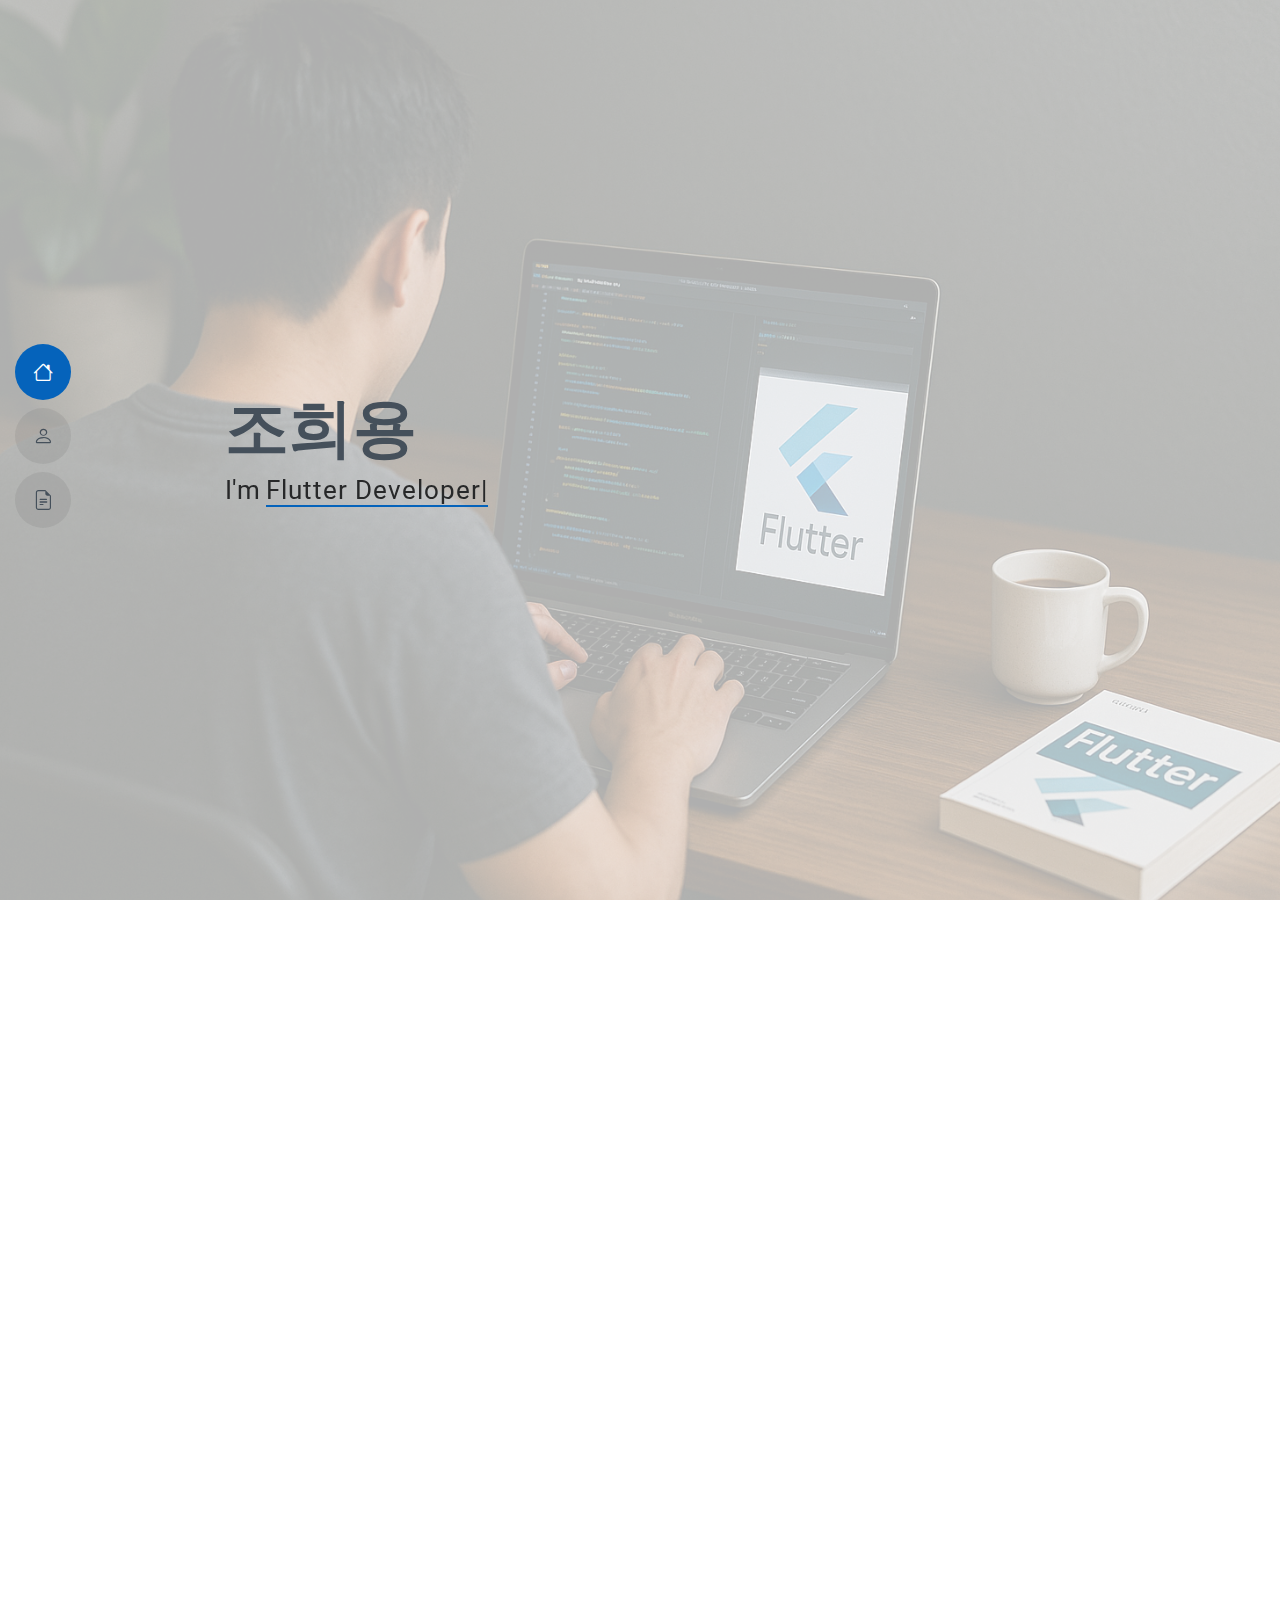
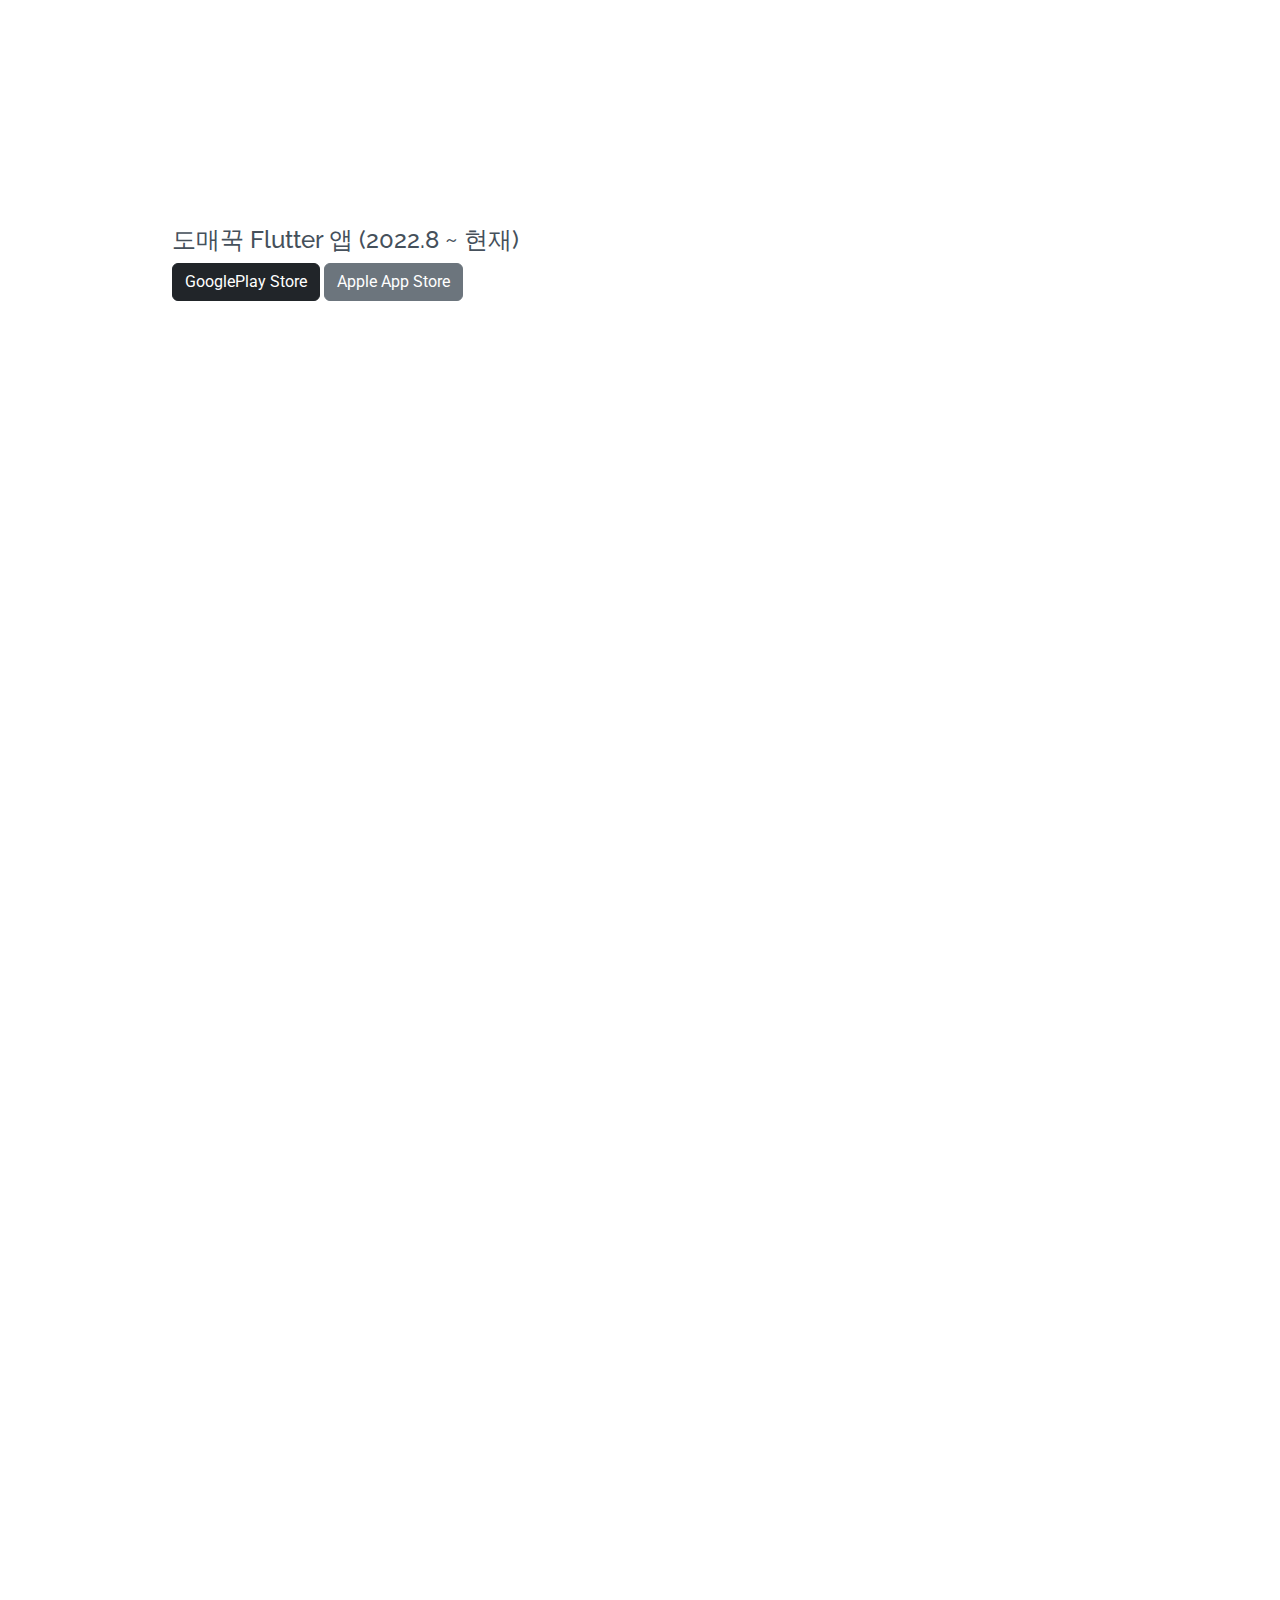
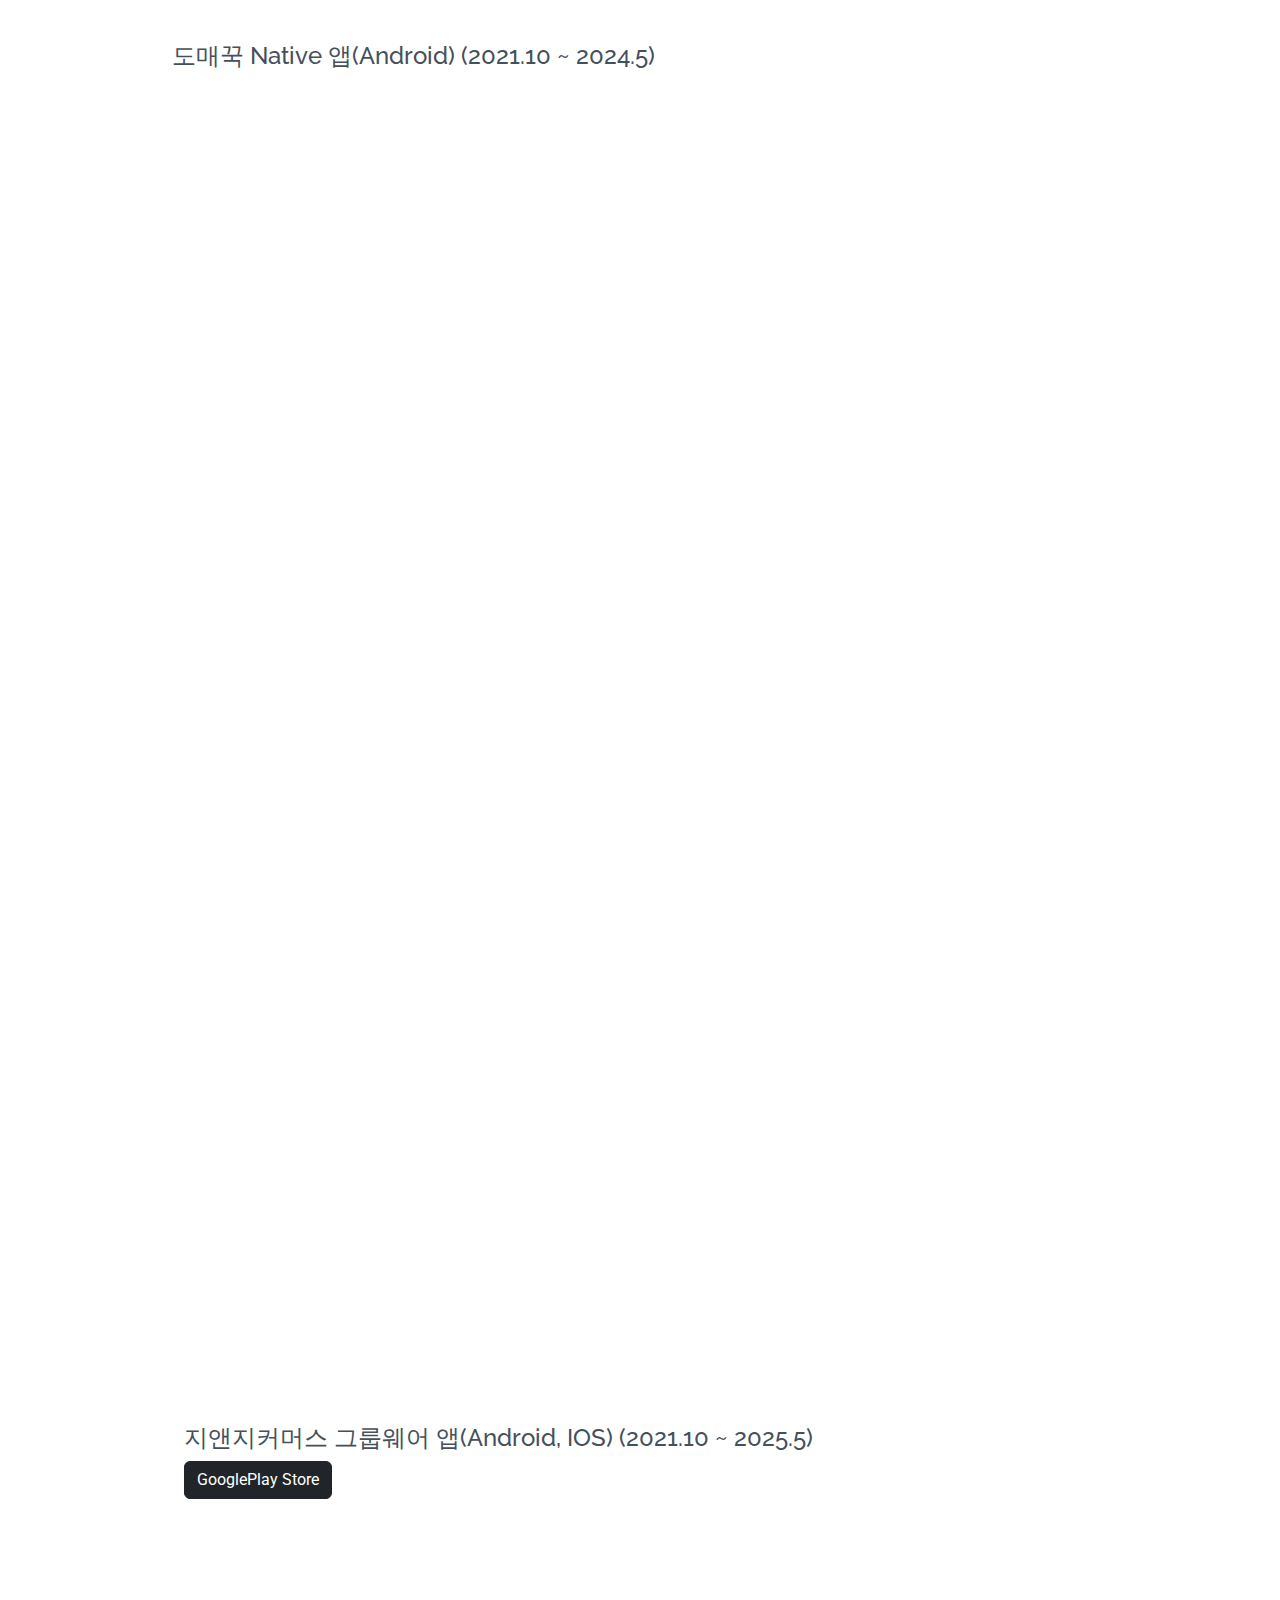
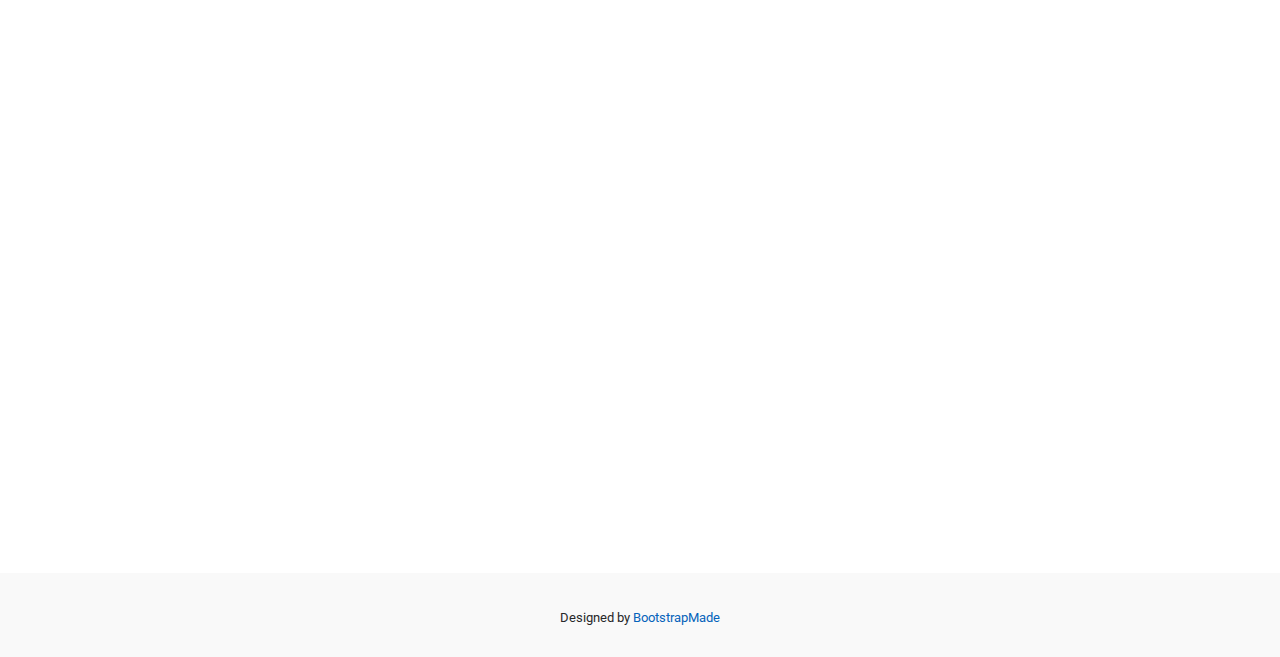
<file: index.html>
<!DOCTYPE html>
<html lang="en">

<head>
    <meta charset="utf-8">
    <style>
        ul {
          margin: 0;
          padding: 0 0 0 30px;
        }

        li {
          margin-bottom: 0px;
          line-height: 1.6;
        }

        strong {
          display: block;
          margin-bottom: 16px;
          font-size: 1.1em;
        }
    </style>
    <meta content="width=device-width, initial-scale=1.0" name="viewport">
    <title>조희용 - 개발자 경력기술서</title>
    <meta content="" name="description">
    <meta content="" name="keywords">

    <!-- Favicons -->
    <link href="assets/img/favicon.png" rel="icon">
    <link href="assets/img/apple-touch-icon.png" rel="apple-touch-icon">

    <!-- Fonts -->
    <link href="https://fonts.googleapis.com" rel="preconnect">
    <link href="https://fonts.gstatic.com" rel="preconnect" crossorigin>
    <link href="https://fonts.googleapis.com/css2?family=Roboto:ital,wght@0,100;0,300;0,400;0,500;0,700;0,900;1,100;1,300;1,400;1,500;1,700;1,900&family=Poppins:ital,wght@0,100;0,200;0,300;0,400;0,500;0,600;0,700;0,800;0,900;1,100;1,200;1,300;1,400;1,500;1,600;1,700;1,800;1,900&family=Raleway:ital,wght@0,100;0,200;0,300;0,400;0,500;0,600;0,700;0,800;0,900;1,100;1,200;1,300;1,400;1,500;1,600;1,700;1,800;1,900&display=swap"
          rel="stylesheet">

    <!-- Vendor CSS Files -->
    <link href="assets/vendor/bootstrap/css/bootstrap.min.css" rel="stylesheet">
    <link href="assets/vendor/bootstrap-icons/bootstrap-icons.css" rel="stylesheet">
    <link href="assets/vendor/aos/aos.css" rel="stylesheet">
    <link href="assets/vendor/glightbox/css/glightbox.min.css" rel="stylesheet">
    <link href="assets/vendor/swiper/swiper-bundle.min.css" rel="stylesheet">

    <!-- Main CSS File -->
    <link href="assets/css/main.css" rel="stylesheet">

</head>

<body class="index-page">

<header id="header" class="header d-flex flex-column justify-content-center">

    <i class="header-toggle d-xl-none bi bi-list"></i>

    <nav id="navmenu" class="navmenu">
        <ul>
            <li><a href="#hero" class="active"><i class="bi bi-house navicon"></i><span>Home</span></a>
            </li>
            <li><a href="#about"><i class="bi bi-person navicon"></i><span>About</span></a></li>
            <li><a href="#experience"><i class="bi bi-file-earmark-text navicon"></i><span>Experience</span></a>
            </li>
<!--            <li><a href="#other"><i class="bi bi-images navicon"></i><span>Other</span></a>-->
<!--            </li>-->

        </ul>
    </nav>

</header>

<main class="main">

    <!-- Hero Section -->
    <section id="hero" class="hero section light-background">

        <img src="assets/img/hero-bg.jpg" alt="">

        <div class="container" data-aos="zoom-out">
            <div class="row justify-content-center">
                <div class="col-lg-9">
                    <h2>조희용</h2>
                    <p>I'm <span class="typed" data-typed-items="Flutter Developer">Flutter Developer</span><span
                            class="typed-cursor typed-cursor--blink" aria-hidden="true"></span></p>
                </div>
            </div>
        </div>

    </section><!-- /Hero Section -->

    <!-- About Section -->
    <section id="about" class="about section">

        <!-- Section Title -->
        <div class="container section-title" data-aos="fade-up">
            <h2>About</h2>
            <p>4년차 모바일 앱 개발자로서 E-Commerce 및 그룹웨어 앱의 다양한 프로젝트를 성공적으로 수행해왔습니다.<br>
                Flutter 기반의 신규 도매꾹 앱을 개발을 주로 담당하며 동시에, 도매꾹 Android Native 앱을 유지보수했고, 사내 그룹웨어 앱의
                유지보수도 담당했습니다.<br>
                UI/UX 및 기능 개선을 통해 사용자 경험을 지속적으로 향상시켰으며, 인증 및 보안 강화를 통해 매년 ISMS 인증을 성공적으로 취득했습니다.<br>
                또한, 안정성 개선과 성능 최적화를 통해 더욱 쾌적하고 신뢰도 높은 앱 서비스를 제공하였으며,
                아키텍처 개선 및 코드 리팩토링을 통해 유지보수성이 뛰어난 구조로 고도화하는 데 주력했습니다.</p>
        </div><!-- End Section Title -->

        <div class="container" data-aos="fade-up" data-aos-delay="100">

            <div class="row gy-4 justify-content-center">
                <div class="col-lg-4">
                    <img src="assets/img/profile-img.jpg" class="img-fluid" alt="">
                </div>
                <div class="col-lg-8 content">
                    <h2>Mobile App Developer.</h2>

                    <p class="fst-italic py-3">
                        <b>주식회사 지앤지커머스</b><br>
                        플랫폼개발지원실 개발팀 책임 (2021.10 ~ 재직중)
                    </p>
                    <div class="row">
                        <div class="col-lg-6">
                            <ul>
                                <li><i class="bi bi-chevron-right"></i> <b>Email: </b>
                                    <span>wh2dyd@naver.com</span></li>
                                <li><i class="bi bi-chevron-right"></i> <b>Phone: </b>
                                    <span>010 - 2382 - 7766</span></li>
                            </ul>
                        </div>
                        <div class="col-lg-6">
                            <ul>
                                <li>
                                    <i class="bi bi-chevron-right"></i>
                                    <b>Blog: </b>
                                    <a href="https://devyong.tistory.com" target="_blank">https://devyong.tistory.com</a>
                                </li>
                                <li>
                                    <i class="bi bi-chevron-right"></i>
                                    <b>Github: </b>
                                    <a href="https://github.com/joheeyong" target="_blank">https://github.com/joheeyong</a>
                                </li>
                            </ul>
                        </div>
                    </div>
                </div>
            </div>
        </div>

    </section><!-- /About Section -->
    <!--여기1-->
    <!--    &lt;!&ndash; Stats Section &ndash;&gt;-->
    <!--    <section id="stats" class="stats section">-->

    <!--      <div class="container" data-aos="fade-up" data-aos-delay="100">-->

    <!--        <div class="row gy-4">-->

    <!--          <div class="col-lg-3 col-md-6 d-flex flex-column align-items-center">-->
    <!--            <i class="bi bi-emoji-smile"></i>-->
    <!--            <div class="stats-item">-->
    <!--              <span data-purecounter-start="0" data-purecounter-end="232" data-purecounter-duration="1" class="purecounter"></span>-->
    <!--              <p>Happy Clients</p>-->
    <!--            </div>-->
    <!--          </div>&lt;!&ndash; End Stats Item &ndash;&gt;-->

    <!--          <div class="col-lg-3 col-md-6 d-flex flex-column align-items-center">-->
    <!--            <i class="bi bi-journal-richtext"></i>-->
    <!--            <div class="stats-item">-->
    <!--              <span data-purecounter-start="0" data-purecounter-end="521" data-purecounter-duration="1" class="purecounter"></span>-->
    <!--              <p>Projects</p>-->
    <!--            </div>-->
    <!--          </div>&lt;!&ndash; End Stats Item &ndash;&gt;-->

    <!--          <div class="col-lg-3 col-md-6 d-flex flex-column align-items-center">-->
    <!--            <i class="bi bi-headset"></i>-->
    <!--            <div class="stats-item">-->
    <!--              <span data-purecounter-start="0" data-purecounter-end="1463" data-purecounter-duration="1" class="purecounter"></span>-->
    <!--              <p>Hours Of Support</p>-->
    <!--            </div>-->
    <!--          </div>&lt;!&ndash; End Stats Item &ndash;&gt;-->

    <!--          <div class="col-lg-3 col-md-6 d-flex flex-column align-items-center">-->
    <!--            <i class="bi bi-people"></i>-->
    <!--            <div class="stats-item">-->
    <!--              <span data-purecounter-start="0" data-purecounter-end="15" data-purecounter-duration="1" class="purecounter"></span>-->
    <!--              <p>Hard Workers</p>-->
    <!--            </div>-->
    <!--          </div>&lt;!&ndash; End Stats Item &ndash;&gt;-->

    <!--        </div>-->

    <!--      </div>-->

    <!--    </section>&lt;!&ndash; /Stats Section &ndash;&gt;-->

    <!-- Skills Section -->
    <!--    <section id="skills" class="skills section">-->

    <!--      &lt;!&ndash; Section Title &ndash;&gt;-->
    <!--      <div class="container section-title" data-aos="fade-up">-->
    <!--        <h2>Skills</h2>-->
    <!--        <p>Necessitatibus eius consequatur ex aliquid fuga eum quidem sint consectetur velit</p>-->
    <!--      </div>&lt;!&ndash; End Section Title &ndash;&gt;-->

    <!--      <div class="container" data-aos="fade-up" data-aos-delay="100">-->

    <!--        <div class="row skills-content skills-animation">-->

    <!--          <div class="col-lg-6">-->

    <!--            <div class="progress">-->
    <!--              <span class="skill"><span>HTML</span> <i class="val">100%</i></span>-->
    <!--              <div class="progress-bar-wrap">-->
    <!--                <div class="progress-bar" role="progressbar" aria-valuenow="100" aria-valuemin="0" aria-valuemax="100"></div>-->
    <!--              </div>-->
    <!--            </div>&lt;!&ndash; End Skills Item &ndash;&gt;-->

    <!--            <div class="progress">-->
    <!--              <span class="skill"><span>CSS</span> <i class="val">90%</i></span>-->
    <!--              <div class="progress-bar-wrap">-->
    <!--                <div class="progress-bar" role="progressbar" aria-valuenow="90" aria-valuemin="0" aria-valuemax="100"></div>-->
    <!--              </div>-->
    <!--            </div>&lt;!&ndash; End Skills Item &ndash;&gt;-->

    <!--            <div class="progress">-->
    <!--              <span class="skill"><span>JavaScript</span> <i class="val">75%</i></span>-->
    <!--              <div class="progress-bar-wrap">-->
    <!--                <div class="progress-bar" role="progressbar" aria-valuenow="75" aria-valuemin="0" aria-valuemax="100"></div>-->
    <!--              </div>-->
    <!--            </div>&lt;!&ndash; End Skills Item &ndash;&gt;-->

    <!--          </div>-->

    <!--          <div class="col-lg-6">-->

    <!--            <div class="progress">-->
    <!--              <span class="skill"><span>PHP</span> <i class="val">80%</i></span>-->
    <!--              <div class="progress-bar-wrap">-->
    <!--                <div class="progress-bar" role="progressbar" aria-valuenow="80" aria-valuemin="0" aria-valuemax="100"></div>-->
    <!--              </div>-->
    <!--            </div>&lt;!&ndash; End Skills Item &ndash;&gt;-->

    <!--            <div class="progress">-->
    <!--              <span class="skill"><span>WordPress/CMS</span> <i class="val">90%</i></span>-->
    <!--              <div class="progress-bar-wrap">-->
    <!--                <div class="progress-bar" role="progressbar" aria-valuenow="90" aria-valuemin="0" aria-valuemax="100"></div>-->
    <!--              </div>-->
    <!--            </div>&lt;!&ndash; End Skills Item &ndash;&gt;-->

    <!--            <div class="progress">-->
    <!--              <span class="skill"><span>Photoshop</span> <i class="val">55%</i></span>-->
    <!--              <div class="progress-bar-wrap">-->
    <!--                <div class="progress-bar" role="progressbar" aria-valuenow="55" aria-valuemin="0" aria-valuemax="100"></div>-->
    <!--              </div>-->
    <!--            </div>&lt;!&ndash; End Skills Item &ndash;&gt;-->

    <!--          </div>-->

    <!--        </div>-->

    <!--      </div>-->

    <!--    </section>&lt;!&ndash; /Skills Section &ndash;&gt;-->

    <!-- Resume Section -->
    <section id="experience" class="resume section">

        <!-- Section Title -->
        <div class="container section-title" data-aos="fade-up">
            <h2>Experience</h2>
        </div><!-- End Section Title -->
        <div class="container">
            <h4>도매꾹 Flutter 앱 (2022.8 ~ 현재)</h4>
            <p>
                <button type="button" class="btn btn-dark"
                        onclick="window.open('https://play.google.com/store/apps/details?id=com.naggama&hl=ko')"
                        , style="text-decoration: none;">GooglePlay Store
                </button>
                <button type="button" class="btn btn-secondary"
                        onclick="window.open('https://apps.apple.com/kr/app/%EB%8F%88%EB%B2%84%EB%8A%94%EC%87%BC%ED%95%91-%EB%8F%84%EB%A7%A4%EA%BE%B9/id459020910')">
                    Apple App Store
                </button>
            </p>
        </div>
        <div class="container">

            <div class="row">
                <div class="col-lg-6" data-aos="fade-up" data-aos-delay="100">
                    <h4 class="resume-title">프로젝트 개요</h4>

                    <div class="resume-item pb-0">
                        <p><em>도매꾹은 지앤지커머스의 주력 B2B E-Commerce 서비스로 연간거래액 <b>3,000억원</b>, 회원수 <b>315만명</b>,
                            앱 다운로드 수 <b>180만</b>을 달성했습니다.<br>
                            신규 개발 시작부터 스토어 배포 및 유지보수까지 주력 프로젝트로 참여했습니다. (참여율 100%)</em></p>
                    </div><!-- Edn Resume Item -->

                    <h4 class="resume-title">주요 기술스택 및 환경</h4>
                    <div class="resume-item">
                        <p><em>Dart, State management(Provider, getX, Bloc), RxDart, get_it, freezed, go_router,restful API,
                            Firebase, SQLite, MVVM, MVP, Git, GitLab, Figma, Jira, Confluence,
                            GA4</em></p>
                    </div><!-- Edn Resume Item -->

                    <h4 class="resume-title">주요성과</h4>
                    <div class="resume-item">
                        <h4>앱 구조 및 아키텍처</h4>
                        <ul>
                            <li>UI 구조 설계 및 위젯 분리</li>
                            <li>Provider 패턴 기반 상태관리 구조 설계 및 적용</li>
                            <li>API Interface 통합 및 비동기/동기 처리 구조 개선</li>
                            <li>Material (Android) / Cupertino (iOS) 플랫폼 위젯 적용</li>
                            <li>lint 룰 정리 및 코드 일관성 유지</li>
                            <li>SharedPreferences, SQLite 기반 로컬 데이터 저장 구조 설계</li>
                            <li>의존성 주입(DI) / get_it </li>
                            <
                        </ul>
                    </div>
                    <div class="resume-item">
                        <h4>인증 및 보안 대응</h4>
                        <ul>
                            <li>네이버, 카카오, Apple 소셜 로그인 SDK 연동</li>
                            <li>네이티브 - 웹뷰 간 로그인 연동 처리</li>
                            <li>네이버 캡차 적용</li>
                            <li>AutoFill (아이디/패스워드 자동완성) 처리</li>
                            <li>앱스킴 화이트리스트 관리</li>
                            <li>루팅 탐지, 디버깅 탐지 기능 적용</li>
                            <li>NHN AppGuard 연동</li>
                            <li>Google Play 자동 무결성 보호 적용</li>
                            <li>DUNS Number 발급을 통한 개발자 계정 인증</li>
                            <li>ISMS 인증 대응 (~2025)</li>
                            <li>사용자 무결성 검증 기능 구현</li>
                            <li>카카오뱅크 본인인증 연동</li>
                            <li>다중 “계정전환” 로그인 기능 추가</li>
                        </ul>
                    </div><!-- Edn Resume Item -->
                </div>
                <div class="col-lg-6" data-aos="fade-up" data-aos-delay="200">
                    <br><br><br>
                    <div class="resume-item">
                        <h4>웹뷰/하이브리드 기능 처리</h4>
                        <ul>
                            <li>InAppWebView 기반 웹뷰 연동 및 커스텀 브릿지 구현</li>
                            <li>URL 블랙리스트 설정 및 네이티브 페이지 리다이렉션 처리</li>
                            <li>웹뷰 내 결제 연동 및 로그인 처리</li>
                            <li>웹뷰 URL 체계 통합 (go_router)</li>
                        </ul>
                    </div><!-- Edn Resume Item -->

                    <div class="resume-item">
                        <h4>플랫폼 대응 및 배포관리</h4>
                        <ul>
                            <li>Flutter 3.16 → 3.22 → 3.24.5 → 3.27 → 3.29 지속 업그레이드 및 대응</li>
                            <li>앱 배포 테스트 채널 분리 운영 (Firebase App Distribution, Testflight)</li>
                            <li>Google Play / App Store 개발자 계정 관리</li>
                            <li>AGP / Gradle 8.x 마이그레이션 대응</li>
                            <li>폴드, 플립 등 다양한 기기 해상도 대응</li>
                            <li>MediaQuery 기반 해상도별 UI 최적화</li>
                            <li>키보드(키패드) 위치 및 동작 제어</li>
                            <li>remoteConfig 처리를 통한 A/B 테스트</li>
                        </ul>
                    </div>

                    <div class="resume-item">
                        <h4>분석 및 알림 기능</h4>
                        <ul>
                            <li>FCM 연동 및 알림센터 리뉴얼</li>
                            <li>APNS 인증 갱신 처리</li>
                            <li>Firebase Analytics, GA4 연동</li>
                            <li>DCM 연동을 통한 마케팅 트래킹 지원</li>
                        </ul>
                    </div>
                    <div class="resume-item">
                        <h4>기타 사용자 편의 기능</h4>
                        <ul>
                            <li>공유하기 기능 (카카오, 페북, 라인, 밴드, SMS 등 다양한 채널)</li>
                            <li>Pull to Refresh 구현</li>
                            <li>에러 대체 페이지 처리 강화</li>
                            <li>인 앱 리뷰 추가</li>
                        </ul>
                    </div>

                </div>

            </div>

        </div>

        <br><br><br>
        <div class="container">
            <h4>도매꾹 Native 앱(Android) (2021.10 ~ 2024.5)</h4>
        </div>
        <div class="container">

            <div class="row">
                <div class="col-lg-6" data-aos="fade-up" data-aos-delay="100">
                    <h4 class="resume-title">프로젝트 개요</h4>

                    <div class="resume-item pb-0">
                        <p><em>2024년 5월까지 서비스 진행되었으나, 2024년에 Flutter앱으로 대체되면서 해당 프로젝트의 유지보수는
                            종료되었습니다.<br>
                            도매꾹앱 Android(Java, Kotlin) 네이티브 프로젝트의 유지보수를 담당했습니다.</em></p>
                    </div><!-- Edn Resume Item -->

                    <h4 class="resume-title">주요 기술스택 및 환경</h4>
                    <div class="resume-item">
                        <p><em>Kotlin, Java, XML, Jetpack AAC, restful API, SQLite, Firebase,
                            Gradle, MVVM, MVP, Git, GitLab, Figma, Jira, Confluence</em></p>
                    </div><!-- Edn Resume Item -->

                    <h4 class="resume-title">주요성과</h4>
                    <div class="resume-item">
                        <h4>UI/UX 및 기능 개선</h4>
                        <ul>
                            <li>신규 기능 개발 : AI 상품 추천, 포토 구매후기</li>
                            <li>UX/UI 개선 : 푸터 영역 추가, 이벤트 배너 추가, 상품목록 내 광고영역, Auto Fill 추가, Pull to
                                Refresh 적용, 상품상세 페이지 컴포넌트 배치 변경, 장바구니 UI 개선, 카테고리 분리, 검색페이지 - 검색어
                                자동완성 기능
                            </li>

                        </ul>
                    </div>
                    <div class="resume-item">
                        <h4>인증 및 보안 대응</h4>
                        <ul>
                            <li>ISMS 인증 대응 (2025년까지)</li>
                            <li>로그인 세션 만료 인식 오류 해결</li>
                            <li>자동로그인 처리 개선</li>
                            <li>네이버 캡챠 적용</li>
                            <li>이미지, 카메라, 저장소 등 접근 권한 처리 강화</li>
                            <li>Static 변수 제거 및 메모리 관리 강화</li>
                            <li>NHN AppGuard 도입</li>
                            <li>루팅, 디버그, 시뮬레이터 탐지, 무결성 검증 코드 추가</li>
                            <li>데이터 encrypt / decrypt</li>
                            <li>R8 / ProGuard 적용</li>
                        </ul>
                    </div><!-- Edn Resume Item -->
                    <div class="resume-item">
                        <h4>안정성 개선 및 성능 최적화</h4>
                        <ul>
                            <li>Firebase Crashlytics 분석 및 에러 개선</li>
                            <li>네트워크 이미지 로딩속도 개선 / 대량 이미지 처리</li>
                            <li>메모리릭 확인 및 최적화</li>
                            <li>API 과다 호출 제어</li>
                            <li>카카오 SDK 버전 최신화</li>
                            <li>Apple 로그인 처리 최적화</li>
                        </ul>
                    </div><!-- Edn Resume Item -->
                </div>

                <div class="col-lg-6" data-aos="fade-up" data-aos-delay="200">
                    <br><br><br>

                    <div class="resume-item">
                        <h4>API 연동 및 데이터 처리</h4>
                        <ul>
                            <li>API request/response 예외처리 강화</li>
                            <li>API 변경사항 반영 및 버전관리</li>
                            <li>API response 에러 대응</li>
                            <li>Json 자료형 변환 에러 처리</li>
                        </ul>
                    </div>

                    <div class="resume-item">
                        <h4>아키텍처 및 코드 개선</h4>
                        <ul>
                            <li>MVP 패턴 적용</li>
                            <li>Java → Kotlin 코드 전환 프로젝트 수행</li>
                            <li>Data Binding 적용</li>
                            <li>Deprecated 코드 제거 및 마이그레이션</li>
                            <li>Gradle 및 의존성 버전 마이그레이션</li>
                            <li>지원 종료된 라이브러리 교체 (포토뷰, 뷰페이저2 등)</li>
                        </ul>
                    </div>
                    <div class="resume-item">
                        <h4>웹뷰 및 네이티브 연동</h4>
                        <ul>
                            <li>웹뷰 로그인 연동 강화</li>
                            <li>HTML Widget 적용</li>
                            <li>외부 앱 스킴 호출 실패 대응 및 안정성 개선</li>
                            <li>네이티브 페이지 도달시, webview to native 예외처리</li>
                        </ul>
                    </div>
                    <div class="resume-item">
                        <h4>기타 버그 수정 / 유지보수 작업</h4>
                        <ul>
                            <li>특정 상황에서 UI 업데이트가 되지않는 문제</li>
                            <li>장바구니 특정 로직(ex. 상품 배송비) 계산 처리 에러</li>
                            <li>Target SDK 업데이트 (Android 버전대응)</li>
                            <li>카카오톡 공유하기 클릭 등 외부 링크로 앱 실행 불가 해결</li>
                            <li>FCM 알림 수신 불가 현상제</li>
                            <li>폴더블 기기 해상도 대응</li>
                            <li>서버점검/에러 대체 페이지</li>
                            <li>신규 기능 개발 : AI 상품 추천, 포토 구매후기</li>
                        </ul>
                    </div>

                </div>

            </div>
            <br>
            <br>
            <br>
            <div class="container">
                <h4>지앤지커머스 그룹웨어 앱(Android, IOS) (2021.10 ~ 2025.5)</h4>
                <p>
                    <button type="button" class="btn btn-dark"
                            onclick="window.open('https://play.google.com/store/apps/details?id=com.domeggook.report&hl=ko')"
                            , style="text-decoration: none;">GooglePlay Store
                    </button>
                </p>
            </div>
            <div class="container">

                <div class="row">
                    <div class="col-lg-6" data-aos="fade-up" data-aos-delay="100">
                        <h4 class="resume-title">프로젝트 개요</h4>

                        <div class="resume-item pb-0">
                            <p><em>임직원들의 업무 효율성 향상을 위한 사내 그룹웨어 모바일 앱의 유지보수를 담당했습니다.<br>
                                자사의 문서처리 및 각종 커뮤니티 기능 (지출결의, 휴가신청, 제안/회의)을 제공하는 앱입니다.<br>
                                IOS는 앱스토어 정책상 배포가 불가하여, App Distribute로 배포되었습니다.<br>
                            </em></p>
                            </em></p>
                        </div><!-- Edn Resume Item -->

                        <h4 class="resume-title">주요 기술스택 및 환경</h4>
                        <div class="resume-item">
                            <p><em>Android(Java/Kotlin), iOS(Swift), RESTful API, Firebase, Git,
                                GitLab, Jira</em></p>
                        </div><!-- Edn Resume Item -->

                        <h4 class="resume-title">주요성과</h4>

                        <div class="resume-item">
                            <h4>사용자 경험 개선</h4>
                            <ul>
                                <li>푸시알림 시스템 고도화 및 안정성 강화</li>
                                <li>결재문서 처리 프로세스 개선</li>
                                <li>근태관리 기능 UI/UX 개선</li>
                                <li>오프라인 모드 지원을 위한 데이터 캐싱 구현</li>

                            </ul>
                        </div><!-- Edn Resume Item -->
                    </div>
                    <div class="col-lg-6" data-aos="fade-up" data-aos-delay="200">
                        <br><br><br>
                      <div class="resume-item">
                        <h4>보안 및 인증 강화</h4>
                        <ul>
                          <li>생체인증(지문, Face ID) 로그인 구현</li>
                          <li>보안 정책에 따른 로그인 세션 관리 개선</li>
                          <li>앱 위변조 방지를 위한 보안 로직 구현</li>
                        </ul>
                      </div>
                        <div class="resume-item">
                            <h4>성능 최적화</h4>
                            <ul>
                                <li>앱 시작 시간 최적화 (Cold/Warm Start)</li>
                                <li>메모리 사용량 개선 및 배터리 소모 최적화</li>
                                <li>대용량 첨부파일 처리 성능 개선</li>
                            </ul>
                        </div>

                        <div class="resume-item">
                            <h4>유지보수 및 버그 수정</h4>
                            <ul>
                                <li>iOS/Android 최신 버전 대응</li>
                                <li>레거시 코드 리팩토링</li>
                                <li>크래시 리포트 분석 및 안정성 개선</li>
                            </ul>
                        </div>
                    </div>

                </div>

            </div>

        </div>

    </section><!-- /Resume Section -->

</main>

<footer id="footer" class="footer position-relative light-background">
    <div class="container">
        <div class="container">
            <div class="credits">
                Designed by <a href="https://bootstrapmade.com/">BootstrapMade</a>
            </div>
        </div>
    </div>
</footer>

<!-- Scroll Top -->
<a href="#" id="scroll-top" class="scroll-top d-flex align-items-center justify-content-center"><i
        class="bi bi-arrow-up-short"></i></a>

<!-- Preloader -->
<div id="preloader"></div>

<!-- Vendor JS Files -->
<script src="assets/vendor/bootstrap/js/bootstrap.bundle.min.js"></script>
<script src="assets/vendor/php-email-form/validate.js"></script>
<script src="assets/vendor/aos/aos.js"></script>
<script src="assets/vendor/typed.js/typed.umd.js"></script>
<script src="assets/vendor/purecounter/purecounter_vanilla.js"></script>
<script src="assets/vendor/waypoints/noframework.waypoints.js"></script>
<script src="assets/vendor/glightbox/js/glightbox.min.js"></script>
<script src="assets/vendor/imagesloaded/imagesloaded.pkgd.min.js"></script>
<script src="assets/vendor/isotope-layout/isotope.pkgd.min.js"></script>
<script src="assets/vendor/swiper/swiper-bundle.min.js"></script>

<!-- Main JS File -->
<script src="assets/js/main.js"></script>

</body>

</html>
</file>
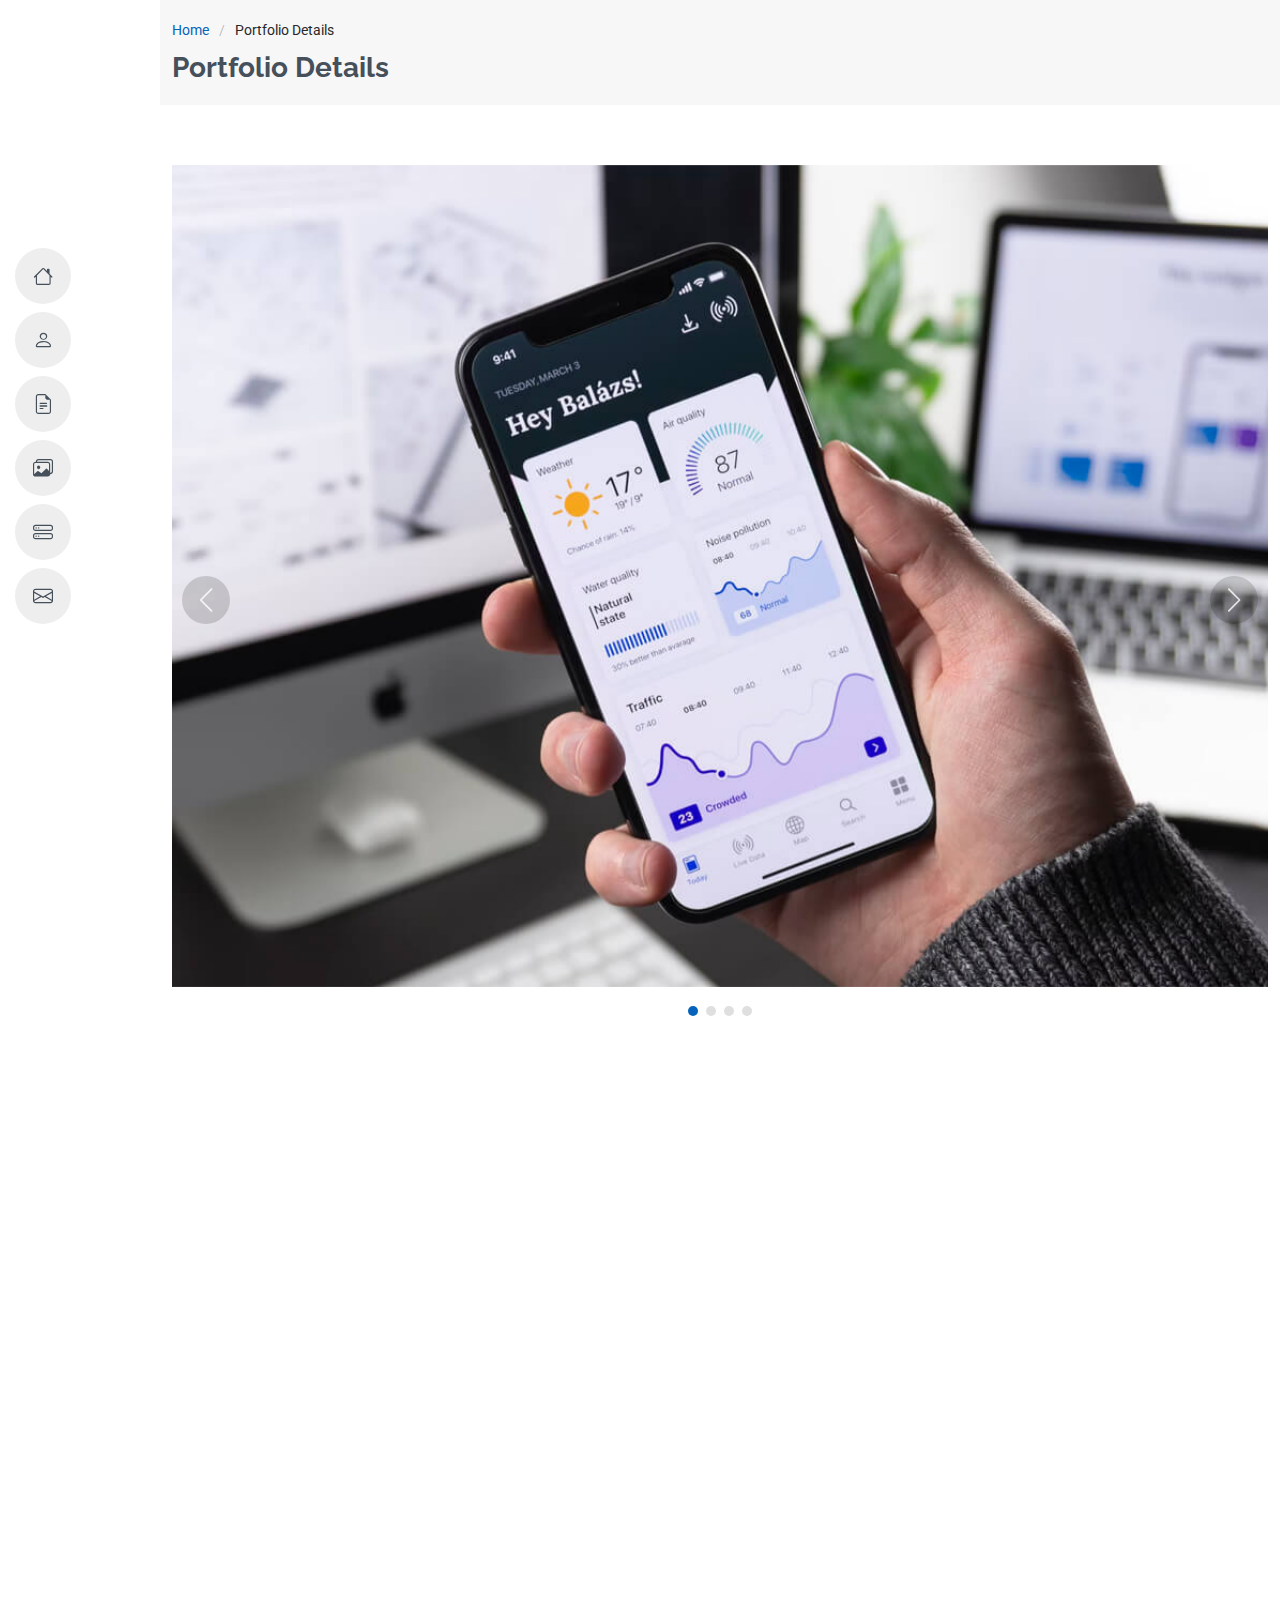
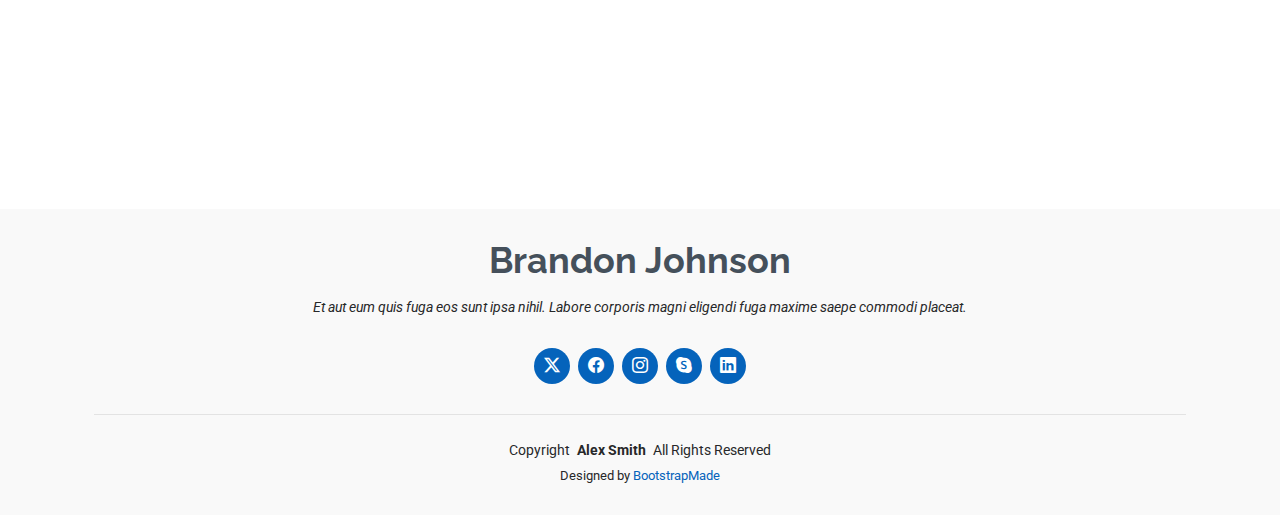
<file: portfolio-details.html>
<!DOCTYPE html>
<html lang="en">

<head>
  <meta charset="utf-8">
  <meta content="width=device-width, initial-scale=1.0" name="viewport">
  <title>Portfolio Details - MyResume Bootstrap Template</title>
  <meta content="" name="description">
  <meta content="" name="keywords">

  <!-- Favicons -->
  <link href="assets/img/favicon.png" rel="icon">
  <link href="assets/img/apple-touch-icon.png" rel="apple-touch-icon">

  <!-- Fonts -->
  <link href="https://fonts.googleapis.com" rel="preconnect">
  <link href="https://fonts.gstatic.com" rel="preconnect" crossorigin>
  <link href="https://fonts.googleapis.com/css2?family=Roboto:ital,wght@0,100;0,300;0,400;0,500;0,700;0,900;1,100;1,300;1,400;1,500;1,700;1,900&family=Poppins:ital,wght@0,100;0,200;0,300;0,400;0,500;0,600;0,700;0,800;0,900;1,100;1,200;1,300;1,400;1,500;1,600;1,700;1,800;1,900&family=Raleway:ital,wght@0,100;0,200;0,300;0,400;0,500;0,600;0,700;0,800;0,900;1,100;1,200;1,300;1,400;1,500;1,600;1,700;1,800;1,900&display=swap" rel="stylesheet">

  <!-- Vendor CSS Files -->
  <link href="assets/vendor/bootstrap/css/bootstrap.min.css" rel="stylesheet">
  <link href="assets/vendor/bootstrap-icons/bootstrap-icons.css" rel="stylesheet">
  <link href="assets/vendor/aos/aos.css" rel="stylesheet">
  <link href="assets/vendor/glightbox/css/glightbox.min.css" rel="stylesheet">
  <link href="assets/vendor/swiper/swiper-bundle.min.css" rel="stylesheet">

  <!-- Main CSS File -->
  <link href="assets/css/main.css" rel="stylesheet">

</head>

<body class="portfolio-details-page">

  <header id="header" class="header d-flex flex-column justify-content-center">

    <i class="header-toggle d-xl-none bi bi-list"></i>

    <nav id="navmenu" class="navmenu">
      <ul>
        <li><a href="#hero"><i class="bi bi-house navicon"></i><span>Home</span></a></li>
        <li><a href="#about"><i class="bi bi-person navicon"></i><span>About</span></a></li>
        <li><a href="#resume"><i class="bi bi-file-earmark-text navicon"></i><span>Resume</span></a></li>
        <li><a href="#portfolio"><i class="bi bi-images navicon"></i><span>Portfolio</span></a></li>
        <li><a href="#services"><i class="bi bi-hdd-stack navicon"></i><span>Services</span></a></li>
        <li><a href="#contact"><i class="bi bi-envelope navicon"></i><span>Contact</span></a></li>
      </ul>
    </nav>

  </header>

  <main class="main">

    <!-- Page Title -->
    <div class="page-title" data-aos="fade">
      <div class="container">
        <nav class="breadcrumbs">
          <ol>
            <li><a href="index.html">Home</a></li>
            <li class="current">Portfolio Details</li>
          </ol>
        </nav>
        <h1>Portfolio Details</h1>
      </div>
    </div><!-- End Page Title -->

    <!-- Portfolio Details Section -->
    <section id="portfolio-details" class="portfolio-details section">

      <div class="container" data-aos="fade-up">

        <div class="portfolio-details-slider swiper init-swiper">
          <script type="application/json" class="swiper-config">
            {
              "loop": true,
              "speed": 600,
              "autoplay": {
                "delay": 5000
              },
              "slidesPerView": "auto",
              "navigation": {
                "nextEl": ".swiper-button-next",
                "prevEl": ".swiper-button-prev"
              },
              "pagination": {
                "el": ".swiper-pagination",
                "type": "bullets",
                "clickable": true
              }
            }
          </script>
          <div class="swiper-wrapper align-items-center">

            <div class="swiper-slide">
              <img src="assets/img/portfolio/app-1.jpg" alt="">
            </div>

            <div class="swiper-slide">
              <img src="assets/img/portfolio/product-1.jpg" alt="">
            </div>

            <div class="swiper-slide">
              <img src="assets/img/portfolio/branding-1.jpg" alt="">
            </div>

            <div class="swiper-slide">
              <img src="assets/img/portfolio/books-1.jpg" alt="">
            </div>

          </div>
          <div class="swiper-button-prev"></div>
          <div class="swiper-button-next"></div>
          <div class="swiper-pagination"></div>
        </div>

        <div class="row justify-content-between gy-4 mt-4">

          <div class="col-lg-8" data-aos="fade-up">
            <div class="portfolio-description">
              <h2>This is an example of portfolio details</h2>
              <p>
                Autem ipsum nam porro corporis rerum. Quis eos dolorem eos itaque inventore commodi labore quia quia. Exercitationem repudiandae officiis neque suscipit non officia eaque itaque enim. Voluptatem officia accusantium nesciunt est omnis tempora consectetur dignissimos. Sequi nulla at esse enim cum deserunt eius.
              </p>
              <p>
                Amet consequatur qui dolore veniam voluptatem voluptatem sit. Non aspernatur atque natus ut cum nam et. Praesentium error dolores rerum minus sequi quia veritatis eum. Eos et doloribus doloremque nesciunt molestiae laboriosam.
              </p>

              <div class="testimonial-item">
                <p>
                  <i class="bi bi-quote quote-icon-left"></i>
                  <span>Export tempor illum tamen malis malis eram quae irure esse labore quem cillum quid cillum eram malis quorum velit fore eram velit sunt aliqua noster fugiat irure amet legam anim culpa.</span>
                  <i class="bi bi-quote quote-icon-right"></i>
                </p>
                <div>
                  <img src="assets/img/testimonials/testimonials-2.jpg" class="testimonial-img" alt="">
                  <h3>Sara Wilsson</h3>
                  <h4>Designer</h4>
                </div>
              </div>

              <p>
                Impedit ipsum quae et aliquid doloribus et voluptatem quasi. Perspiciatis occaecati earum et magnam animi. Quibusdam non qui ea vitae suscipit vitae sunt. Repudiandae incidunt cumque minus deserunt assumenda tempore. Delectus voluptas necessitatibus est.
              </p>

              <p>
                Sunt voluptatum sapiente facilis quo odio aut ipsum repellat debitis. Molestiae et autem libero. Explicabo et quod necessitatibus similique quis dolor eum. Numquam eaque praesentium rem et qui nesciunt.
              </p>

            </div>
          </div>

          <div class="col-lg-3" data-aos="fade-up" data-aos-delay="100">
            <div class="portfolio-info">
              <h3>Project information</h3>
              <ul>
                <li><strong>Category</strong> Web design</li>
                <li><strong>Client</strong> ASU Company</li>
                <li><strong>Project date</strong> 01 March, 2020</li>
                <li><strong>Project URL</strong> <a href="#">www.example.com</a></li>
                <li><a href="#" class="btn-visit align-self-start">Visit Website</a></li>
              </ul>
            </div>
          </div>

        </div>

      </div>

    </section><!-- /Portfolio Details Section -->

  </main>

  <footer id="footer" class="footer position-relative light-background">
    <div class="container">
      <h3 class="sitename">Brandon Johnson</h3>
      <p>Et aut eum quis fuga eos sunt ipsa nihil. Labore corporis magni eligendi fuga maxime saepe commodi placeat.</p>
      <div class="social-links d-flex justify-content-center">
        <a href=""><i class="bi bi-twitter-x"></i></a>
        <a href=""><i class="bi bi-facebook"></i></a>
        <a href=""><i class="bi bi-instagram"></i></a>
        <a href=""><i class="bi bi-skype"></i></a>
        <a href=""><i class="bi bi-linkedin"></i></a>
      </div>
      <div class="container">
        <div class="copyright">
          <span>Copyright</span> <strong class="px-1 sitename">Alex Smith</strong> <span>All Rights Reserved</span>
        </div>
        <div class="credits">
          <!-- All the links in the footer should remain intact. -->
          <!-- You can delete the links only if you've purchased the pro version. -->
          <!-- Licensing information: https://bootstrapmade.com/license/ -->
          <!-- Purchase the pro version with working PHP/AJAX contact form: [buy-url] -->
          Designed by <a href="https://bootstrapmade.com/">BootstrapMade</a>
        </div>
      </div>
    </div>
  </footer>

  <!-- Scroll Top -->
  <a href="#" id="scroll-top" class="scroll-top d-flex align-items-center justify-content-center"><i class="bi bi-arrow-up-short"></i></a>

  <!-- Preloader -->
  <div id="preloader"></div>

  <!-- Vendor JS Files -->
  <script src="assets/vendor/bootstrap/js/bootstrap.bundle.min.js"></script>
  <script src="assets/vendor/php-email-form/validate.js"></script>
  <script src="assets/vendor/aos/aos.js"></script>
  <script src="assets/vendor/typed.js/typed.umd.js"></script>
  <script src="assets/vendor/purecounter/purecounter_vanilla.js"></script>
  <script src="assets/vendor/waypoints/noframework.waypoints.js"></script>
  <script src="assets/vendor/glightbox/js/glightbox.min.js"></script>
  <script src="assets/vendor/imagesloaded/imagesloaded.pkgd.min.js"></script>
  <script src="assets/vendor/isotope-layout/isotope.pkgd.min.js"></script>
  <script src="assets/vendor/swiper/swiper-bundle.min.js"></script>

  <!-- Main JS File -->
  <script src="assets/js/main.js"></script>

</body>

</html>
</file>
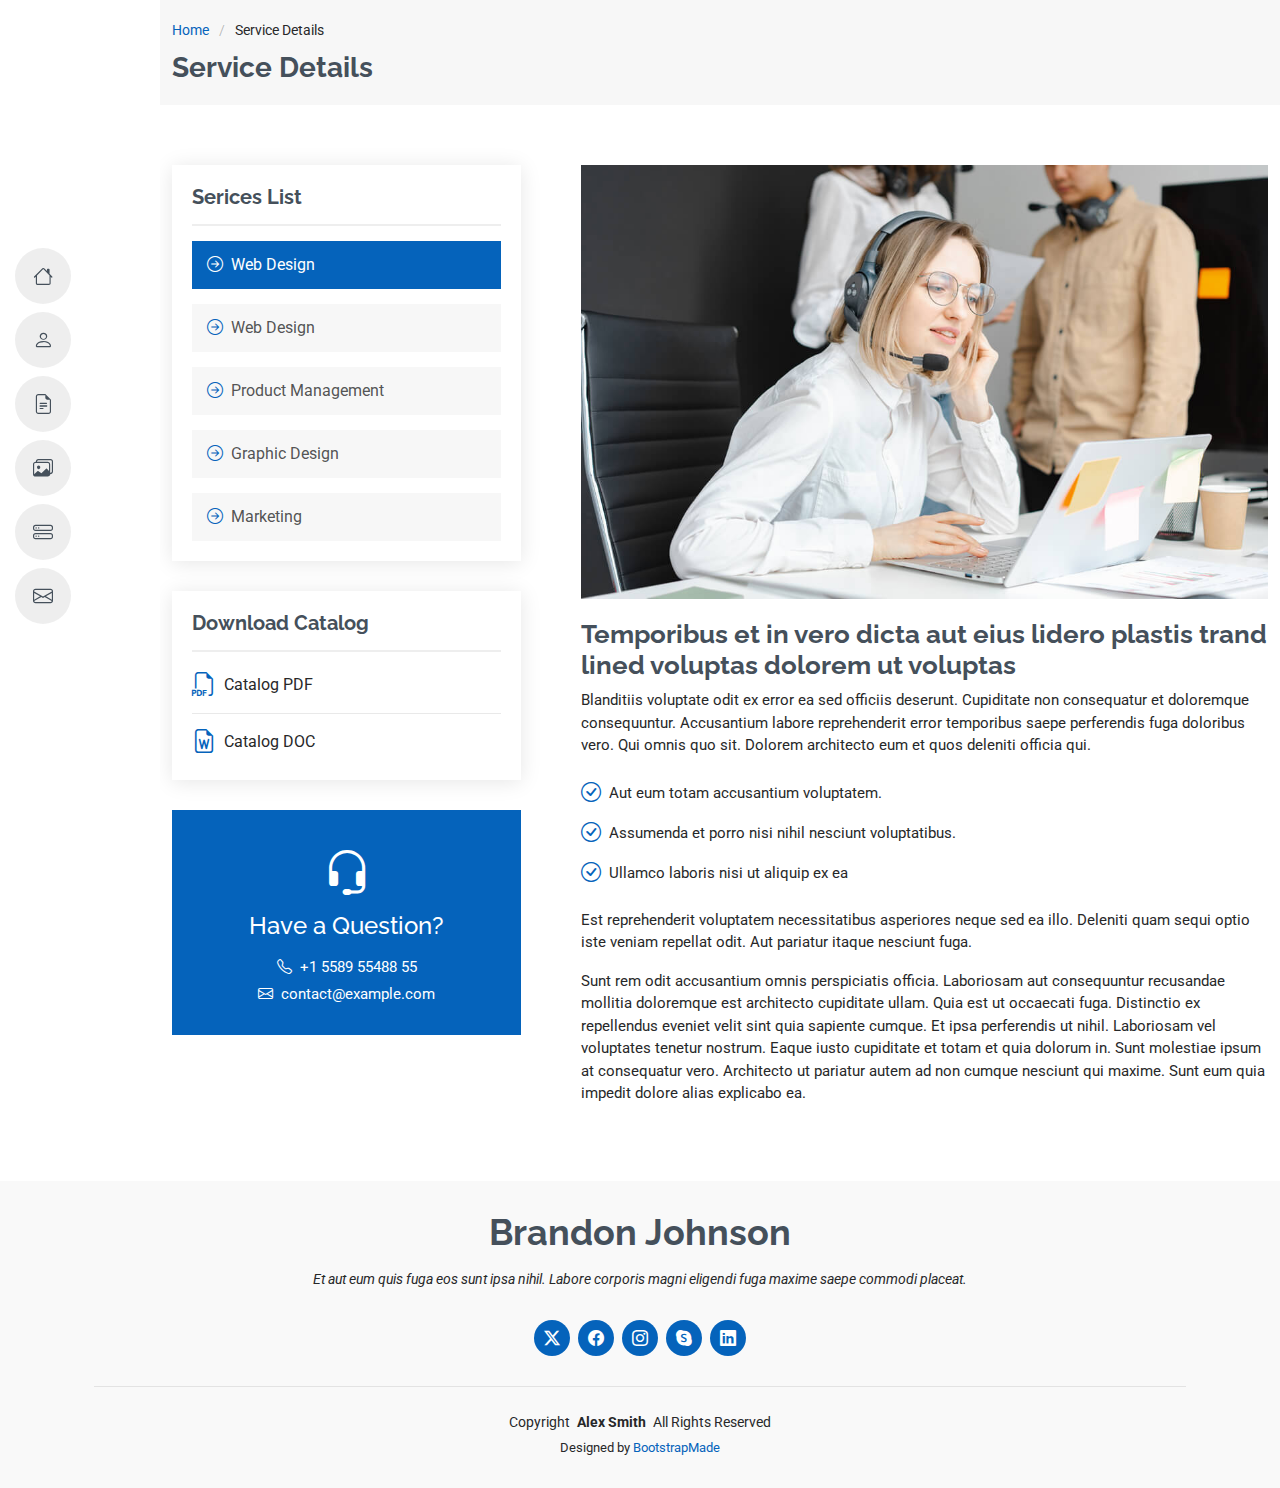
<file: service-details.html>
<!DOCTYPE html>
<html lang="en">

<head>
  <meta charset="utf-8">
  <meta content="width=device-width, initial-scale=1.0" name="viewport">
  <title>Service Details - MyResume Bootstrap Template</title>
  <meta content="" name="description">
  <meta content="" name="keywords">

  <!-- Favicons -->
  <link href="assets/img/favicon.png" rel="icon">
  <link href="assets/img/apple-touch-icon.png" rel="apple-touch-icon">

  <!-- Fonts -->
  <link href="https://fonts.googleapis.com" rel="preconnect">
  <link href="https://fonts.gstatic.com" rel="preconnect" crossorigin>
  <link href="https://fonts.googleapis.com/css2?family=Roboto:ital,wght@0,100;0,300;0,400;0,500;0,700;0,900;1,100;1,300;1,400;1,500;1,700;1,900&family=Poppins:ital,wght@0,100;0,200;0,300;0,400;0,500;0,600;0,700;0,800;0,900;1,100;1,200;1,300;1,400;1,500;1,600;1,700;1,800;1,900&family=Raleway:ital,wght@0,100;0,200;0,300;0,400;0,500;0,600;0,700;0,800;0,900;1,100;1,200;1,300;1,400;1,500;1,600;1,700;1,800;1,900&display=swap" rel="stylesheet">

  <!-- Vendor CSS Files -->
  <link href="assets/vendor/bootstrap/css/bootstrap.min.css" rel="stylesheet">
  <link href="assets/vendor/bootstrap-icons/bootstrap-icons.css" rel="stylesheet">
  <link href="assets/vendor/aos/aos.css" rel="stylesheet">
  <link href="assets/vendor/glightbox/css/glightbox.min.css" rel="stylesheet">
  <link href="assets/vendor/swiper/swiper-bundle.min.css" rel="stylesheet">

  <!-- Main CSS File -->
  <link href="assets/css/main.css" rel="stylesheet">

  <!-- =======================================================
  * Template Name: MyResume
  * Template URL: https://bootstrapmade.com/free-html-bootstrap-template-my-resume/
  * Updated: Jun 29 2024 with Bootstrap v5.3.3
  * Author: BootstrapMade.com
  * License: https://bootstrapmade.com/license/
  ======================================================== -->
</head>

<body class="service-details-page">

  <header id="header" class="header d-flex flex-column justify-content-center">

    <i class="header-toggle d-xl-none bi bi-list"></i>

    <nav id="navmenu" class="navmenu">
      <ul>
        <li><a href="#hero"><i class="bi bi-house navicon"></i><span>Home</span></a></li>
        <li><a href="#about"><i class="bi bi-person navicon"></i><span>About</span></a></li>
        <li><a href="#resume"><i class="bi bi-file-earmark-text navicon"></i><span>Resume</span></a></li>
        <li><a href="#portfolio"><i class="bi bi-images navicon"></i><span>Portfolio</span></a></li>
        <li><a href="#services"><i class="bi bi-hdd-stack navicon"></i><span>Services</span></a></li>
        <li><a href="#contact"><i class="bi bi-envelope navicon"></i><span>Contact</span></a></li>
      </ul>
    </nav>

  </header>

  <main class="main">

    <!-- Page Title -->
    <div class="page-title" data-aos="fade">
      <div class="container">
        <nav class="breadcrumbs">
          <ol>
            <li><a href="index.html">Home</a></li>
            <li class="current">Service Details</li>
          </ol>
        </nav>
        <h1>Service Details</h1>
      </div>
    </div><!-- End Page Title -->

    <!-- Service Details Section -->
    <section id="service-details" class="service-details section">

      <div class="container">

        <div class="row gy-5">

          <div class="col-lg-4" data-aos="fade-up" data-aos-delay="100">

            <div class="service-box">
              <h4>Serices List</h4>
              <div class="services-list">
                <a href="#" class="active"><i class="bi bi-arrow-right-circle"></i><span>Web Design</span></a>
                <a href="#"><i class="bi bi-arrow-right-circle"></i><span>Web Design</span></a>
                <a href="#"><i class="bi bi-arrow-right-circle"></i><span>Product Management</span></a>
                <a href="#"><i class="bi bi-arrow-right-circle"></i><span>Graphic Design</span></a>
                <a href="#"><i class="bi bi-arrow-right-circle"></i><span>Marketing</span></a>
              </div>
            </div><!-- End Services List -->

            <div class="service-box">
              <h4>Download Catalog</h4>
              <div class="download-catalog">
                <a href="#"><i class="bi bi-filetype-pdf"></i><span>Catalog PDF</span></a>
                <a href="#"><i class="bi bi-file-earmark-word"></i><span>Catalog DOC</span></a>
              </div>
            </div><!-- End Services List -->

            <div class="help-box d-flex flex-column justify-content-center align-items-center">
              <i class="bi bi-headset help-icon"></i>
              <h4>Have a Question?</h4>
              <p class="d-flex align-items-center mt-2 mb-0"><i class="bi bi-telephone me-2"></i> <span>+1 5589 55488 55</span></p>
              <p class="d-flex align-items-center mt-1 mb-0"><i class="bi bi-envelope me-2"></i> <a href="mailto:contact@example.com">contact@example.com</a></p>
            </div>

          </div>

          <div class="col-lg-8 ps-lg-5" data-aos="fade-up" data-aos-delay="200">
            <img src="assets/img/services.jpg" alt="" class="img-fluid services-img">
            <h3>Temporibus et in vero dicta aut eius lidero plastis trand lined voluptas dolorem ut voluptas</h3>
            <p>
              Blanditiis voluptate odit ex error ea sed officiis deserunt. Cupiditate non consequatur et doloremque consequuntur. Accusantium labore reprehenderit error temporibus saepe perferendis fuga doloribus vero. Qui omnis quo sit. Dolorem architecto eum et quos deleniti officia qui.
            </p>
            <ul>
              <li><i class="bi bi-check-circle"></i> <span>Aut eum totam accusantium voluptatem.</span></li>
              <li><i class="bi bi-check-circle"></i> <span>Assumenda et porro nisi nihil nesciunt voluptatibus.</span></li>
              <li><i class="bi bi-check-circle"></i> <span>Ullamco laboris nisi ut aliquip ex ea</span></li>
            </ul>
            <p>
              Est reprehenderit voluptatem necessitatibus asperiores neque sed ea illo. Deleniti quam sequi optio iste veniam repellat odit. Aut pariatur itaque nesciunt fuga.
            </p>
            <p>
              Sunt rem odit accusantium omnis perspiciatis officia. Laboriosam aut consequuntur recusandae mollitia doloremque est architecto cupiditate ullam. Quia est ut occaecati fuga. Distinctio ex repellendus eveniet velit sint quia sapiente cumque. Et ipsa perferendis ut nihil. Laboriosam vel voluptates tenetur nostrum. Eaque iusto cupiditate et totam et quia dolorum in. Sunt molestiae ipsum at consequatur vero. Architecto ut pariatur autem ad non cumque nesciunt qui maxime. Sunt eum quia impedit dolore alias explicabo ea.
            </p>
          </div>

        </div>

      </div>

    </section><!-- /Service Details Section -->

  </main>

  <footer id="footer" class="footer position-relative light-background">
    <div class="container">
      <h3 class="sitename">Brandon Johnson</h3>
      <p>Et aut eum quis fuga eos sunt ipsa nihil. Labore corporis magni eligendi fuga maxime saepe commodi placeat.</p>
      <div class="social-links d-flex justify-content-center">
        <a href=""><i class="bi bi-twitter-x"></i></a>
        <a href=""><i class="bi bi-facebook"></i></a>
        <a href=""><i class="bi bi-instagram"></i></a>
        <a href=""><i class="bi bi-skype"></i></a>
        <a href=""><i class="bi bi-linkedin"></i></a>
      </div>
      <div class="container">
        <div class="copyright">
          <span>Copyright</span> <strong class="px-1 sitename">Alex Smith</strong> <span>All Rights Reserved</span>
        </div>
        <div class="credits">
          <!-- All the links in the footer should remain intact. -->
          <!-- You can delete the links only if you've purchased the pro version. -->
          <!-- Licensing information: https://bootstrapmade.com/license/ -->
          <!-- Purchase the pro version with working PHP/AJAX contact form: [buy-url] -->
          Designed by <a href="https://bootstrapmade.com/">BootstrapMade</a>
        </div>
      </div>
    </div>
  </footer>

  <!-- Scroll Top -->
  <a href="#" id="scroll-top" class="scroll-top d-flex align-items-center justify-content-center"><i class="bi bi-arrow-up-short"></i></a>

  <!-- Preloader -->
  <div id="preloader"></div>

  <!-- Vendor JS Files -->
  <script src="assets/vendor/bootstrap/js/bootstrap.bundle.min.js"></script>
  <script src="assets/vendor/php-email-form/validate.js"></script>
  <script src="assets/vendor/aos/aos.js"></script>
  <script src="assets/vendor/typed.js/typed.umd.js"></script>
  <script src="assets/vendor/purecounter/purecounter_vanilla.js"></script>
  <script src="assets/vendor/waypoints/noframework.waypoints.js"></script>
  <script src="assets/vendor/glightbox/js/glightbox.min.js"></script>
  <script src="assets/vendor/imagesloaded/imagesloaded.pkgd.min.js"></script>
  <script src="assets/vendor/isotope-layout/isotope.pkgd.min.js"></script>
  <script src="assets/vendor/swiper/swiper-bundle.min.js"></script>

  <!-- Main JS File -->
  <script src="assets/js/main.js"></script>

</body>

</html>
</file>
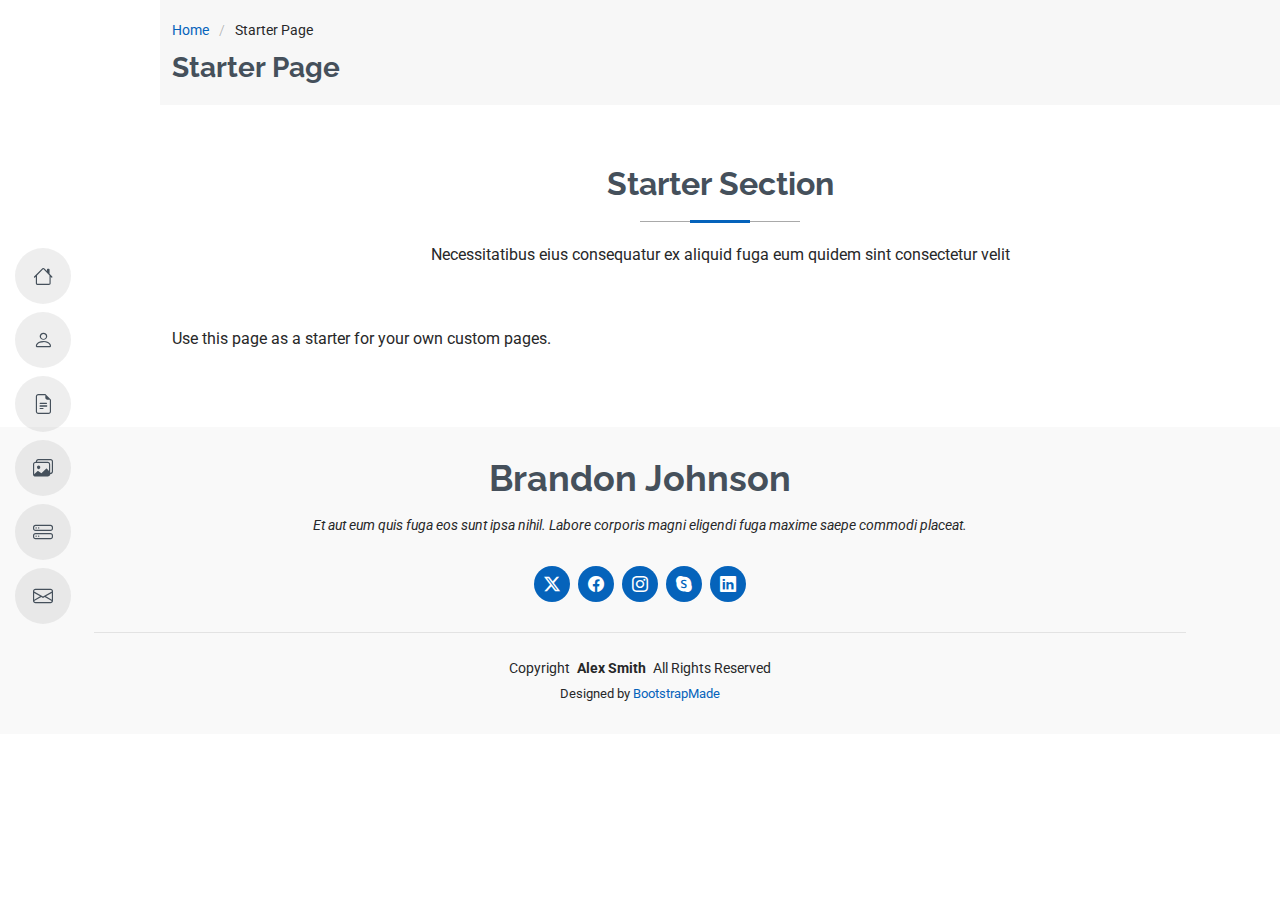
<file: starter-page.html>
<!DOCTYPE html>
<html lang="en">

<head>
  <meta charset="utf-8">
  <meta content="width=device-width, initial-scale=1.0" name="viewport">
  <title>Starter Page - MyResume Bootstrap Template</title>
  <meta content="" name="description">
  <meta content="" name="keywords">

  <!-- Favicons -->
  <link href="assets/img/favicon.png" rel="icon">
  <link href="assets/img/apple-touch-icon.png" rel="apple-touch-icon">

  <!-- Fonts -->
  <link href="https://fonts.googleapis.com" rel="preconnect">
  <link href="https://fonts.gstatic.com" rel="preconnect" crossorigin>
  <link href="https://fonts.googleapis.com/css2?family=Roboto:ital,wght@0,100;0,300;0,400;0,500;0,700;0,900;1,100;1,300;1,400;1,500;1,700;1,900&family=Poppins:ital,wght@0,100;0,200;0,300;0,400;0,500;0,600;0,700;0,800;0,900;1,100;1,200;1,300;1,400;1,500;1,600;1,700;1,800;1,900&family=Raleway:ital,wght@0,100;0,200;0,300;0,400;0,500;0,600;0,700;0,800;0,900;1,100;1,200;1,300;1,400;1,500;1,600;1,700;1,800;1,900&display=swap" rel="stylesheet">

  <!-- Vendor CSS Files -->
  <link href="assets/vendor/bootstrap/css/bootstrap.min.css" rel="stylesheet">
  <link href="assets/vendor/bootstrap-icons/bootstrap-icons.css" rel="stylesheet">
  <link href="assets/vendor/aos/aos.css" rel="stylesheet">
  <link href="assets/vendor/glightbox/css/glightbox.min.css" rel="stylesheet">
  <link href="assets/vendor/swiper/swiper-bundle.min.css" rel="stylesheet">

  <!-- Main CSS File -->
  <link href="assets/css/main.css" rel="stylesheet">

  <!-- =======================================================
  * Template Name: MyResume
  * Template URL: https://bootstrapmade.com/free-html-bootstrap-template-my-resume/
  * Updated: Jun 29 2024 with Bootstrap v5.3.3
  * Author: BootstrapMade.com
  * License: https://bootstrapmade.com/license/
  ======================================================== -->
</head>

<body class="starter-page-page">

  <header id="header" class="header d-flex flex-column justify-content-center">

    <i class="header-toggle d-xl-none bi bi-list"></i>

    <nav id="navmenu" class="navmenu">
      <ul>
        <li><a href="#hero"><i class="bi bi-house navicon"></i><span>Home</span></a></li>
        <li><a href="#about"><i class="bi bi-person navicon"></i><span>About</span></a></li>
        <li><a href="#resume"><i class="bi bi-file-earmark-text navicon"></i><span>Resume</span></a></li>
        <li><a href="#portfolio"><i class="bi bi-images navicon"></i><span>Portfolio</span></a></li>
        <li><a href="#services"><i class="bi bi-hdd-stack navicon"></i><span>Services</span></a></li>
        <li><a href="#contact"><i class="bi bi-envelope navicon"></i><span>Contact</span></a></li>
      </ul>
    </nav>

  </header>

  <main class="main">

    <!-- Page Title -->
    <div class="page-title" data-aos="fade">
      <div class="container">
        <nav class="breadcrumbs">
          <ol>
            <li><a href="index.html">Home</a></li>
            <li class="current">Starter Page</li>
          </ol>
        </nav>
        <h1>Starter Page</h1>
      </div>
    </div><!-- End Page Title -->

    <!-- Starter Section Section -->
    <section id="starter-section" class="starter-section section">

      <!-- Section Title -->
      <div class="container section-title" data-aos="fade-up">
        <h2>Starter Section</h2>
        <p>Necessitatibus eius consequatur ex aliquid fuga eum quidem sint consectetur velit</p>
      </div><!-- End Section Title -->

      <div class="container" data-aos="fade-up">
        <p>Use this page as a starter for your own custom pages.</p>
      </div>

    </section><!-- /Starter Section Section -->

  </main>

  <footer id="footer" class="footer position-relative light-background">
    <div class="container">
      <h3 class="sitename">Brandon Johnson</h3>
      <p>Et aut eum quis fuga eos sunt ipsa nihil. Labore corporis magni eligendi fuga maxime saepe commodi placeat.</p>
      <div class="social-links d-flex justify-content-center">
        <a href=""><i class="bi bi-twitter-x"></i></a>
        <a href=""><i class="bi bi-facebook"></i></a>
        <a href=""><i class="bi bi-instagram"></i></a>
        <a href=""><i class="bi bi-skype"></i></a>
        <a href=""><i class="bi bi-linkedin"></i></a>
      </div>
      <div class="container">
        <div class="copyright">
          <span>Copyright</span> <strong class="px-1 sitename">Alex Smith</strong> <span>All Rights Reserved</span>
        </div>
        <div class="credits">
          <!-- All the links in the footer should remain intact. -->
          <!-- You can delete the links only if you've purchased the pro version. -->
          <!-- Licensing information: https://bootstrapmade.com/license/ -->
          <!-- Purchase the pro version with working PHP/AJAX contact form: [buy-url] -->
          Designed by <a href="https://bootstrapmade.com/">BootstrapMade</a>
        </div>
      </div>
    </div>
  </footer>

  <!-- Scroll Top -->
  <a href="#" id="scroll-top" class="scroll-top d-flex align-items-center justify-content-center"><i class="bi bi-arrow-up-short"></i></a>

  <!-- Preloader -->
  <div id="preloader"></div>

  <!-- Vendor JS Files -->
  <script src="assets/vendor/bootstrap/js/bootstrap.bundle.min.js"></script>
  <script src="assets/vendor/php-email-form/validate.js"></script>
  <script src="assets/vendor/aos/aos.js"></script>
  <script src="assets/vendor/typed.js/typed.umd.js"></script>
  <script src="assets/vendor/purecounter/purecounter_vanilla.js"></script>
  <script src="assets/vendor/waypoints/noframework.waypoints.js"></script>
  <script src="assets/vendor/glightbox/js/glightbox.min.js"></script>
  <script src="assets/vendor/imagesloaded/imagesloaded.pkgd.min.js"></script>
  <script src="assets/vendor/isotope-layout/isotope.pkgd.min.js"></script>
  <script src="assets/vendor/swiper/swiper-bundle.min.js"></script>

  <!-- Main JS File -->
  <script src="assets/js/main.js"></script>

</body>

</html>
</file>
<file: assets/css/main.css>
/**
* Template Name: MyResume
* Template URL: https://bootstrapmade.com/free-html-bootstrap-template-my-resume/
* Updated: Jun 29 2024 with Bootstrap v5.3.3
* Author: BootstrapMade.com
* License: https://bootstrapmade.com/license/
*/

/*--------------------------------------------------------------
# Font & Color Variables
# Help: https://bootstrapmade.com/color-system/
--------------------------------------------------------------*/
/* Fonts */
:root {
  --default-font: "Roboto",  system-ui, -apple-system, "Segoe UI", Roboto, "Helvetica Neue", Arial, "Noto Sans", "Liberation Sans", sans-serif, "Apple Color Emoji", "Segoe UI Emoji", "Segoe UI Symbol", "Noto Color Emoji";
  --heading-font: "Raleway",  sans-serif;
  --nav-font: "Poppins",  sans-serif;
}

/* Global Colors - The following color variables are used throughout the website. Updating them here will change the color scheme of the entire website */
:root { 
  --background-color: #ffffff; /* Background color for the entire website, including individual sections */
  --default-color: #272829; /* Default color used for the majority of the text content across the entire website */
  --heading-color: #45505b; /* Color for headings, subheadings and title throughout the website */
  --accent-color: #0563bb; /* Accent color that represents your brand on the website. It's used for buttons, links, and other elements that need to stand out */
  --surface-color: #ffffff; /* The surface color is used as a background of boxed elements within sections, such as cards, icon boxes, or other elements that require a visual separation from the global background. */
  --contrast-color: #ffffff; /* Contrast color for text, ensuring readability against backgrounds of accent, heading, or default colors. */
}

/* Nav Menu Colors - The following color variables are used specifically for the navigation menu. They are separate from the global colors to allow for more customization options */
:root {
  --nav-color: #45505b;  /* The default color of the main navmenu links */
  --nav-hover-color: #0563bb; /* Applied to main navmenu links when they are hovered over or active */
  --nav-mobile-background-color: #ffffff; /* Used as the background color for mobile navigation menu */
  --nav-dropdown-background-color: #ffffff; /* Used as the background color for dropdown items that appear when hovering over primary navigation items */
  --nav-dropdown-color: #212529; /* Used for navigation links of the dropdown items in the navigation menu. */
  --nav-dropdown-hover-color: #0563bb; /* Similar to --nav-hover-color, this color is applied to dropdown navigation links when they are hovered over. */
}

/* Color Presets - These classes override global colors when applied to any section or element, providing reuse of the sam color scheme. */

.light-background {
  --background-color: #f9f9f9;
  --surface-color: #ffffff;
}

.dark-background {
  --background-color: #060606;
  --default-color: #ffffff;
  --heading-color: #ffffff;
  --surface-color: #252525;
  --contrast-color: #ffffff;
}

/* Smooth scroll */
:root {
  scroll-behavior: smooth;
}

/*--------------------------------------------------------------
# General Styling & Shared Classes
--------------------------------------------------------------*/
body {
  color: var(--default-color);
  background-color: var(--background-color);
  font-family: var(--default-font);
}

a {
  color: var(--accent-color);
  text-decoration: none;
  transition: 0.3s;
}

a:hover {
  color: color-mix(in srgb, var(--accent-color), transparent 25%);
  text-decoration: none;
}

h1,
h2,
h3,
h4,
h5,
h6 {
  color: var(--heading-color);
  font-family: var(--heading-font);
}

/* PHP Email Form Messages
------------------------------*/
.php-email-form .error-message {
  display: none;
  background: #df1529;
  color: #ffffff;
  text-align: left;
  padding: 15px;
  margin-bottom: 24px;
  font-weight: 600;
}

.php-email-form .sent-message {
  display: none;
  color: #ffffff;
  background: #059652;
  text-align: center;
  padding: 15px;
  margin-bottom: 24px;
  font-weight: 600;
}

.php-email-form .loading {
  display: none;
  background: var(--surface-color);
  text-align: center;
  padding: 15px;
  margin-bottom: 24px;
}

.php-email-form .loading:before {
  content: "";
  display: inline-block;
  border-radius: 50%;
  width: 24px;
  height: 24px;
  margin: 0 10px -6px 0;
  border: 3px solid var(--accent-color);
  border-top-color: var(--surface-color);
  animation: php-email-form-loading 1s linear infinite;
}

@keyframes php-email-form-loading {
  0% {
    transform: rotate(0deg);
  }

  100% {
    transform: rotate(360deg);
  }
}

/*--------------------------------------------------------------
# Global Header
--------------------------------------------------------------*/
.header {
  color: var(--default-color);
  position: fixed;
  top: 0;
  left: 0;
  bottom: 0;
  padding: 0 15px;
  transition: all ease-in-out 0.3s;
  overflow-y: auto;
  z-index: 997;
  min-width: 200px;
}

@media (max-width: 1199px) {
  .header {
    background-color: var(--background-color);
    border-right: 1px solid color-mix(in srgb, var(--default-color), transparent 90%);
    width: 300px;
    left: -100%;
  }
}

@media (min-width: 1200px) and (max-width: 1600px) {
  .header~main {
    margin-left: 160px;
  }

  .header~main .hero {
    margin-left: -160px;
    width: 100vw;
  }
}

.header.header-show {
  left: 0;
}

.header .header-toggle {
  color: var(--contrast-color);
  background-color: var(--accent-color);
  font-size: 22px;
  display: flex;
  align-items: center;
  justify-content: center;
  width: 40px;
  height: 40px;
  border-radius: 50%;
  cursor: pointer;
  position: fixed;
  top: 15px;
  right: 15px;
  z-index: 9999;
  transition: background-color 0.3s;
}

.header .header-toggle:hover {
  color: var(--contrast-color);
  background-color: color-mix(in srgb, var(--accent-color) 90%, white 15%);
}

/*--------------------------------------------------------------
# Navigation Menu
--------------------------------------------------------------*/
.navmenu {
  padding: 0;
  z-index: 9997;
}

.navmenu ul {
  list-style: none;
  padding: 0 0 20px 0;
  margin: 0;
  width: 140px;
}

.navmenu a,
.navmenu a:focus {
  color: var(--nav-color);
  font-family: var(--nav-font);
  display: flex;
  align-items: center;
  padding: 10px 18px;
  margin-bottom: 8px;
  font-size: 15px;
  border-radius: 50px;
  background: color-mix(in srgb, var(--default-color), transparent 92%);
  height: 56px;
  width: 100%;
  overflow: hidden;
  transition: 0.3s;
}

.navmenu a i,
.navmenu a:focus i {
  font-size: 20px;
}

.navmenu a span,
.navmenu a:focus span {
  padding: 0 5px 0 7px;
}

@media (min-width: 992px) {

  .navmenu a,
  .navmenu a:focus {
    max-width: 56px;
  }

  .navmenu a span,
  .navmenu a:focus span {
    display: none;
  }
}

.navmenu a:hover,
.navmenu .active,
.navmenu .active:focus,
.navmenu li:hover>a {
  color: var(--contrast-color);
  background: var(--nav-hover-color);
}

.navmenu a:hover,
.navmenu li:hover>a {
  max-width: 100%;
  color: var(--contrast-color);
}

.navmenu a:hover span,
.navmenu li:hover>a span {
  display: block;
}

/*--------------------------------------------------------------
# Global Footer
--------------------------------------------------------------*/
.footer {
  color: var(--default-color);
  background-color: var(--background-color);
  font-size: 14px;
  text-align: center;
  padding: 30px 0;
  position: relative;
}

.footer h3 {
  font-size: 36px;
  font-weight: 700;
  position: relative;
  padding: 0;
  margin: 0 0 15px 0;
}

.footer p {
  font-size: 15;
  font-style: italic;
  padding: 0;
  margin: 0 0 30px 0;
}

.footer .social-links {
  margin: 0 0 30px 0;
}

.footer .social-links a {
  font-size: 16px;
  display: flex;
  align-items: center;
  justify-content: center;
  background: var(--accent-color);
  color: var(--contrast-color);
  line-height: 1;
  margin: 0 4px;
  border-radius: 50%;
  text-align: center;
  width: 36px;
  height: 36px;
  transition: 0.3s;
}

.footer .social-links a:hover {
  background: color-mix(in srgb, var(--accent-color), transparent 20%);
  text-decoration: none;
}

.footer .copyright {
  padding-top: 25px;
  border-top: 1px solid color-mix(in srgb, var(--default-color), transparent 90%);
}

.footer .credits {
  font-size: 13px;
  padding-top: 5px;
}

/*--------------------------------------------------------------
# Preloader
--------------------------------------------------------------*/
#preloader {
  position: fixed;
  inset: 0;
  z-index: 999999;
  overflow: hidden;
  background: var(--background-color);
  transition: all 0.6s ease-out;
}

#preloader:before {
  content: "";
  position: fixed;
  top: calc(50% - 30px);
  left: calc(50% - 30px);
  border: 6px solid #ffffff;
  border-color: var(--accent-color) transparent var(--accent-color) transparent;
  border-radius: 50%;
  width: 60px;
  height: 60px;
  animation: animate-preloader 1.5s linear infinite;
}

@keyframes animate-preloader {
  0% {
    transform: rotate(0deg);
  }

  100% {
    transform: rotate(360deg);
  }
}

/*--------------------------------------------------------------
# Scroll Top Button
--------------------------------------------------------------*/
.scroll-top {
  position: fixed;
  visibility: hidden;
  opacity: 0;
  right: 15px;
  bottom: -15px;
  z-index: 99999;
  background-color: var(--accent-color);
  width: 44px;
  height: 44px;
  border-radius: 50px;
  transition: all 0.4s;
}

.scroll-top i {
  font-size: 24px;
  color: var(--contrast-color);
  line-height: 0;
}

.scroll-top:hover {
  background-color: color-mix(in srgb, var(--accent-color), transparent 20%);
  color: var(--contrast-color);
}

.scroll-top.active {
  visibility: visible;
  opacity: 1;
  bottom: 15px;
}

/*--------------------------------------------------------------
# Disable aos animation delay on mobile devices
--------------------------------------------------------------*/
@media screen and (max-width: 768px) {
  [data-aos-delay] {
    transition-delay: 0 !important;
  }
}

/*--------------------------------------------------------------
# Global Page Titles & Breadcrumbs
--------------------------------------------------------------*/
.page-title {
  --background-color: color-mix(in srgb, var(--default-color), transparent 96%);
  color: var(--default-color);
  background-color: var(--background-color);
  padding: 20px 0;
  position: relative;
}

.page-title h1 {
  font-size: 28px;
  font-weight: 700;
  margin: 0;
}

.page-title .breadcrumbs ol {
  display: flex;
  flex-wrap: wrap;
  list-style: none;
  padding: 0 0 10px 0;
  margin: 0;
  font-size: 14px;
  font-weight: 400;
}

.page-title .breadcrumbs ol li+li {
  padding-left: 10px;
}

.page-title .breadcrumbs ol li+li::before {
  content: "/";
  display: inline-block;
  padding-right: 10px;
  color: color-mix(in srgb, var(--default-color), transparent 70%);
}

/*--------------------------------------------------------------
# Global Sections
--------------------------------------------------------------*/
section,
.section {
  color: var(--default-color);
  background-color: var(--background-color);
  padding: 60px 0;
  overflow: clip;
}

/*--------------------------------------------------------------
# Global Section Titles
--------------------------------------------------------------*/
.section-title {
  text-align: center;
  padding-bottom: 60px;
  position: relative;
}

.section-title h2 {
  font-size: 32px;
  font-weight: 700;
  margin-bottom: 20px;
  padding-bottom: 20px;
  position: relative;
}

.section-title h2:before {
  content: "";
  position: absolute;
  display: block;
  width: 160px;
  height: 1px;
  background: color-mix(in srgb, var(--default-color), transparent 60%);
  left: 0;
  right: 0;
  bottom: 1px;
  margin: auto;
}

.section-title h2::after {
  content: "";
  position: absolute;
  display: block;
  width: 60px;
  height: 3px;
  background: var(--accent-color);
  left: 0;
  right: 0;
  bottom: 0;
  margin: auto;
}

.section-title p {
  margin-bottom: 0;
}

/*--------------------------------------------------------------
# Hero Section
--------------------------------------------------------------*/
.hero {
  width: 100%;
  min-height: 100vh;
  position: relative;
  padding: 80px 0;
  display: flex;
  align-items: center;
  justify-content: center;
}

.hero img {
  position: absolute;
  inset: 0;
  display: block;
  width: 100%;
  height: 100%;
  object-fit: cover;
  z-index: 1;
}

.hero:before {
  content: "";
  background: color-mix(in srgb, var(--background-color), transparent 30%);
  position: absolute;
  inset: 0;
  z-index: 2;
}

.hero .container {
  position: relative;
  z-index: 3;
}

.hero h2 {
  margin: 0;
  font-size: 64px;
  font-weight: 700;
}

.hero p {
  margin: 5px 0 0 0;
  font-size: 26px;
}

.hero p span {
  letter-spacing: 1px;
  border-bottom: 2px solid var(--accent-color);
}

.hero .social-links {
  margin-top: 25px;
}

.hero .social-links a {
  font-size: 20px;
  display: inline-block;
  color: color-mix(in srgb, var(--default-color), transparent 30%);
  line-height: 1;
  margin-right: 20px;
  transition: 0.3s;
}

.hero .social-links a:hover {
  color: var(--accent-color);
}

@media (max-width: 768px) {
  .hero h2 {
    font-size: 32px;
  }

  .hero p {
    font-size: 20px;
  }
}

/*--------------------------------------------------------------
# About Section
--------------------------------------------------------------*/
.about .content h2 {
  font-weight: 700;
  font-size: 24px;
}

.about .content ul {
  list-style: none;
  padding: 0;
}

.about .content ul li {
  margin-bottom: 20px;
  display: flex;
  align-items: center;
}

.about .content ul strong {
  margin-right: 10px;
}

.about .content ul i {
  font-size: 16px;
  margin-right: 5px;
  color: var(--accent-color);
  line-height: 0;
}

/*--------------------------------------------------------------
# Stats Section
--------------------------------------------------------------*/
.stats i {
  background-color: var(--accent-color);
  color: var(--contrast-color);
  width: 54px;
  height: 54px;
  font-size: 24px;
  border-radius: 50px;
  display: inline-flex;
  align-items: center;
  justify-content: center;
  position: relative;
  z-index: 1;
}

.stats .stats-item {
  margin-top: 10px;
  width: 100%;
  position: relative;
  text-align: center;
  z-index: 0;
}

.stats .stats-item span {
  font-size: 36px;
  display: block;
  font-weight: 700;
  color: color-mix(in srgb, var(--default-color), transparent 20%);
}

.stats .stats-item p {
  padding: 0;
  margin: 0;
  color: color-mix(in srgb, var(--default-color), transparent 50%);
  font-size: 16px;
}

/*--------------------------------------------------------------
# Skills Section
--------------------------------------------------------------*/
.skills .progress {
  height: 60px;
  display: block;
  background: none;
  border-radius: 0;
}

.skills .progress .skill {
  color: var(--heading-color);
  padding: 0;
  margin: 0 0 6px 0;
  text-transform: uppercase;
  display: block;
  font-weight: 600;
  font-family: var(--heading-font);
}

.skills .progress .skill .val {
  float: right;
  font-style: normal;
}

.skills .progress-bar-wrap {
  background: color-mix(in srgb, var(--default-color), transparent 90%);
  height: 10px;
}

.skills .progress-bar {
  width: 1px;
  height: 10px;
  transition: 0.9s;
  background-color: var(--accent-color);
}

/*--------------------------------------------------------------
# Resume Section
--------------------------------------------------------------*/
.resume .resume-title {
  color: var(--heading-color);
  font-size: 26px;
  font-weight: 700;
  margin-top: 20px;
  margin-bottom: 20px;
}

.resume .resume-item {
  padding: 0 0 20px 20px;
  margin-top: -2px;
  border-left: 2px solid var(--accent-color);
  position: relative;
}

.resume .resume-item h4 {
  line-height: 18px;
  font-size: 18px;
  font-weight: 600;
  text-transform: uppercase;
  color: color-mix(in srgb, var(--default-color), transparent 20%);
  margin-bottom: 10px;
}

.resume .resume-item h5 {
  font-size: 16px;
  padding: 5px 15px;
  display: inline-block;
  font-weight: 600;
  margin-bottom: 10px;
}

.resume .resume-item ul {
  padding-left: 20px;
}

.resume .resume-item ul li {
  padding-bottom: 10px;
}

.resume .resume-item:last-child {
  padding-bottom: 0;
}

.resume .resume-item::before {
  content: "";
  position: absolute;
  width: 16px;
  height: 16px;
  border-radius: 50px;
  left: -9px;
  top: 0;
  background: var(--background-color);
  border: 2px solid var(--accent-color);
}

/*--------------------------------------------------------------
# Portfolio Section
--------------------------------------------------------------*/
.portfolio .portfolio-filters {
  padding: 0;
  margin: 0 auto 20px auto;
  list-style: none;
  text-align: center;
}

.portfolio .portfolio-filters li {
  cursor: pointer;
  display: inline-block;
  padding: 8px 20px 10px 20px;
  margin: 0;
  font-size: 15px;
  font-weight: 500;
  line-height: 1;
  margin-bottom: 5px;
  border-radius: 50px;
  transition: all 0.3s ease-in-out;
  font-family: var(--heading-font);
}

.portfolio .portfolio-filters li:hover,
.portfolio .portfolio-filters li.filter-active {
  color: var(--contrast-color);
  background-color: var(--accent-color);
}

.portfolio .portfolio-filters li:first-child {
  margin-left: 0;
}

.portfolio .portfolio-filters li:last-child {
  margin-right: 0;
}

@media (max-width: 575px) {
  .portfolio .portfolio-filters li {
    font-size: 14px;
    margin: 0 0 10px 0;
  }
}

.portfolio .portfolio-item {
  position: relative;
  overflow: hidden;
}

.portfolio .portfolio-item .portfolio-info {
  opacity: 0;
  position: absolute;
  left: 12px;
  right: 12px;
  bottom: -100%;
  z-index: 3;
  transition: all ease-in-out 0.5s;
  background: color-mix(in srgb, var(--background-color), transparent 10%);
  padding: 15px;
}

.portfolio .portfolio-item .portfolio-info h4 {
  font-size: 18px;
  font-weight: 600;
  padding-right: 50px;
}

.portfolio .portfolio-item .portfolio-info p {
  color: color-mix(in srgb, var(--default-color), transparent 30%);
  font-size: 14px;
  margin-bottom: 0;
  padding-right: 50px;
}

.portfolio .portfolio-item .portfolio-info .preview-link,
.portfolio .portfolio-item .portfolio-info .details-link {
  position: absolute;
  right: 50px;
  font-size: 24px;
  top: calc(50% - 14px);
  color: color-mix(in srgb, var(--default-color), transparent 30%);
  transition: 0.3s;
  line-height: 0;
}

.portfolio .portfolio-item .portfolio-info .preview-link:hover,
.portfolio .portfolio-item .portfolio-info .details-link:hover {
  color: var(--accent-color);
}

.portfolio .portfolio-item .portfolio-info .details-link {
  right: 14px;
  font-size: 28px;
}

.portfolio .portfolio-item:hover .portfolio-info {
  opacity: 1;
  bottom: 0;
}

/*--------------------------------------------------------------
# Services Section
--------------------------------------------------------------*/
.services .service-item {
  background-color: var(--surface-color);
  box-shadow: 0px 5px 90px 0px rgba(0, 0, 0, 0.1);
  height: 100%;
  padding: 60px 30px;
  text-align: center;
  transition: 0.3s;
  border-radius: 5px;
}

.services .service-item .icon {
  margin: 0 auto;
  width: 100px;
  height: 100px;
  display: flex;
  align-items: center;
  justify-content: center;
  transition: ease-in-out 0.3s;
  position: relative;
}

.services .service-item .icon i {
  font-size: 36px;
  transition: 0.5s;
  position: relative;
}

.services .service-item .icon svg {
  position: absolute;
  top: 0;
  left: 0;
}

.services .service-item .icon svg path {
  transition: 0.5s;
  fill: color-mix(in srgb, var(--default-color), transparent 95%);
}

.services .service-item h3 {
  font-weight: 700;
  margin: 10px 0 15px 0;
  font-size: 22px;
}

.services .service-item p {
  line-height: 24px;
  font-size: 14px;
  margin-bottom: 0;
}

.services .service-item:hover {
  box-shadow: 0px 5px 35px 0px rgba(0, 0, 0, 0.1);
}

.services .service-item.item-cyan i {
  color: #0dcaf0;
}

.services .service-item.item-cyan:hover .icon i {
  color: #fff;
}

.services .service-item.item-cyan:hover .icon path {
  fill: #0dcaf0;
}

.services .service-item.item-orange i {
  color: #fd7e14;
}

.services .service-item.item-orange:hover .icon i {
  color: #fff;
}

.services .service-item.item-orange:hover .icon path {
  fill: #fd7e14;
}

.services .service-item.item-teal i {
  color: #20c997;
}

.services .service-item.item-teal:hover .icon i {
  color: #fff;
}

.services .service-item.item-teal:hover .icon path {
  fill: #20c997;
}

.services .service-item.item-red i {
  color: #df1529;
}

.services .service-item.item-red:hover .icon i {
  color: #fff;
}

.services .service-item.item-red:hover .icon path {
  fill: #df1529;
}

.services .service-item.item-indigo i {
  color: #6610f2;
}

.services .service-item.item-indigo:hover .icon i {
  color: #fff;
}

.services .service-item.item-indigo:hover .icon path {
  fill: #6610f2;
}

.services .service-item.item-pink i {
  color: #f3268c;
}

.services .service-item.item-pink:hover .icon i {
  color: #fff;
}

.services .service-item.item-pink:hover .icon path {
  fill: #f3268c;
}

/*--------------------------------------------------------------
# Testimonials Section
--------------------------------------------------------------*/
.testimonials .testimonials-carousel,
.testimonials .testimonials-slider {
  overflow: hidden;
}

.testimonials .testimonial-item .testimonial-content {
  border-left: 3px solid var(--accent-color);
  padding-left: 30px;
}

.testimonials .testimonial-item .testimonial-img {
  border-radius: 50%;
  border: 4px solid var(--background-color);
  margin: 0 auto;
}

.testimonials .testimonial-item h3 {
  font-size: 20px;
  font-weight: bold;
  margin: 10px 0 5px 0;
}

.testimonials .testimonial-item h4 {
  font-size: 14px;
  color: color-mix(in srgb, var(--default-color), transparent 40%);
  margin: 0 0 10px 0;
}

.testimonials .testimonial-item .stars i {
  color: #ffc107;
  margin: 0 1px;
}

.testimonials .testimonial-item .quote-icon-left,
.testimonials .testimonial-item .quote-icon-right {
  color: color-mix(in srgb, var(--accent-color), transparent 50%);
  font-size: 26px;
  line-height: 0;
}

.testimonials .testimonial-item .quote-icon-left {
  display: inline-block;
  left: -5px;
  position: relative;
}

.testimonials .testimonial-item .quote-icon-right {
  display: inline-block;
  right: -5px;
  position: relative;
  top: 10px;
  transform: scale(-1, -1);
}

.testimonials .testimonial-item p {
  font-style: italic;
}

.testimonials .swiper-wrapper {
  height: auto;
}

.testimonials .swiper-pagination {
  margin-top: 30px;
  position: relative;
}

.testimonials .swiper-pagination .swiper-pagination-bullet {
  width: 12px;
  height: 12px;
  background-color: color-mix(in srgb, var(--default-color), transparent 85%);
  opacity: 1;
}

.testimonials .swiper-pagination .swiper-pagination-bullet-active {
  background-color: var(--accent-color);
}

/*--------------------------------------------------------------
# Contact Section
--------------------------------------------------------------*/
.contact .info-item+.info-item {
  margin-top: 40px;
}

.contact .info-item i {
  color: var(--accent-color);
  background: color-mix(in srgb, var(--accent-color), transparent 92%);
  font-size: 20px;
  width: 44px;
  height: 44px;
  display: flex;
  justify-content: center;
  align-items: center;
  border-radius: 50px;
  transition: all 0.3s ease-in-out;
  margin-right: 15px;
}

.contact .info-item h3 {
  padding: 0;
  font-size: 18px;
  font-weight: 700;
  margin-bottom: 5px;
}

.contact .info-item p {
  padding: 0;
  margin-bottom: 0;
  font-size: 14px;
}

.contact .info-item:hover i {
  background: var(--accent-color);
  color: var(--contrast-color);
}

.contact .php-email-form {
  height: 100%;
}

.contact .php-email-form input[type=text],
.contact .php-email-form input[type=email],
.contact .php-email-form textarea {
  font-size: 14px;
  padding: 10px 15px;
  box-shadow: none;
  border-radius: 0;
  color: var(--default-color);
  background-color: color-mix(in srgb, var(--background-color), transparent 50%);
  border-color: color-mix(in srgb, var(--default-color), transparent 80%);
}

.contact .php-email-form input[type=text]:focus,
.contact .php-email-form input[type=email]:focus,
.contact .php-email-form textarea:focus {
  border-color: var(--accent-color);
}

.contact .php-email-form input[type=text]::placeholder,
.contact .php-email-form input[type=email]::placeholder,
.contact .php-email-form textarea::placeholder {
  color: color-mix(in srgb, var(--default-color), transparent 70%);
}

.contact .php-email-form button[type=submit] {
  color: var(--contrast-color);
  background: var(--accent-color);
  border: 0;
  padding: 10px 30px;
  transition: 0.4s;
  border-radius: 50px;
}

.contact .php-email-form button[type=submit]:hover {
  background: color-mix(in srgb, var(--accent-color), transparent 25%);
}

/*--------------------------------------------------------------
# Portfolio Details Section
--------------------------------------------------------------*/
.portfolio-details .portfolio-details-slider img {
  width: 100%;
}

.portfolio-details .swiper-wrapper {
  height: auto;
}

.portfolio-details .swiper-button-prev,
.portfolio-details .swiper-button-next {
  width: 48px;
  height: 48px;
}

.portfolio-details .swiper-button-prev:after,
.portfolio-details .swiper-button-next:after {
  color: rgba(255, 255, 255, 0.8);
  background-color: rgba(0, 0, 0, 0.15);
  font-size: 24px;
  border-radius: 50%;
  width: 48px;
  height: 48px;
  display: flex;
  align-items: center;
  justify-content: center;
  transition: 0.3s;
}

.portfolio-details .swiper-button-prev:hover:after,
.portfolio-details .swiper-button-next:hover:after {
  background-color: rgba(0, 0, 0, 0.3);
}

@media (max-width: 575px) {

  .portfolio-details .swiper-button-prev,
  .portfolio-details .swiper-button-next {
    display: none;
  }
}

.portfolio-details .swiper-pagination {
  margin-top: 20px;
  position: relative;
}

.portfolio-details .swiper-pagination .swiper-pagination-bullet {
  width: 10px;
  height: 10px;
  background-color: color-mix(in srgb, var(--default-color), transparent 85%);
  opacity: 1;
}

.portfolio-details .swiper-pagination .swiper-pagination-bullet-active {
  background-color: var(--accent-color);
}

.portfolio-details .portfolio-info h3 {
  font-size: 22px;
  font-weight: 700;
  margin-bottom: 20px;
  padding-bottom: 20px;
  position: relative;
}

.portfolio-details .portfolio-info h3:after {
  content: "";
  position: absolute;
  display: block;
  width: 50px;
  height: 3px;
  background: var(--accent-color);
  left: 0;
  bottom: 0;
}

.portfolio-details .portfolio-info ul {
  list-style: none;
  padding: 0;
  font-size: 15px;
}

.portfolio-details .portfolio-info ul li {
  display: flex;
  flex-direction: column;
  padding-bottom: 15px;
}

.portfolio-details .portfolio-info ul strong {
  text-transform: uppercase;
  font-weight: 400;
  color: color-mix(in srgb, var(--default-color), transparent 50%);
  font-size: 14px;
}

.portfolio-details .portfolio-info .btn-visit {
  padding: 8px 40px;
  background: var(--accent-color);
  color: var(--contrast-color);
  border-radius: 50px;
  transition: 0.3s;
}

.portfolio-details .portfolio-info .btn-visit:hover {
  background: color-mix(in srgb, var(--accent-color), transparent 20%);
}

.portfolio-details .portfolio-description h2 {
  font-size: 26px;
  font-weight: 700;
  margin-bottom: 20px;
}

.portfolio-details .portfolio-description p {
  padding: 0;
}

.portfolio-details .portfolio-description .testimonial-item {
  padding: 30px 30px 0 30px;
  position: relative;
  background: color-mix(in srgb, var(--default-color), transparent 97%);
  margin-bottom: 50px;
}

.portfolio-details .portfolio-description .testimonial-item .testimonial-img {
  width: 90px;
  border-radius: 50px;
  border: 6px solid var(--background-color);
  float: left;
  margin: 0 10px 0 0;
}

.portfolio-details .portfolio-description .testimonial-item h3 {
  font-size: 18px;
  font-weight: bold;
  margin: 15px 0 5px 0;
  padding-top: 20px;
}

.portfolio-details .portfolio-description .testimonial-item h4 {
  font-size: 14px;
  color: #6c757d;
  margin: 0;
}

.portfolio-details .portfolio-description .testimonial-item .quote-icon-left,
.portfolio-details .portfolio-description .testimonial-item .quote-icon-right {
  color: color-mix(in srgb, var(--accent-color), transparent 50%);
  font-size: 26px;
  line-height: 0;
}

.portfolio-details .portfolio-description .testimonial-item .quote-icon-left {
  display: inline-block;
  left: -5px;
  position: relative;
}

.portfolio-details .portfolio-description .testimonial-item .quote-icon-right {
  display: inline-block;
  right: -5px;
  position: relative;
  top: 10px;
  transform: scale(-1, -1);
}

.portfolio-details .portfolio-description .testimonial-item p {
  font-style: italic;
  margin: 0 0 15px 0 0 0;
  padding: 0;
}

/*--------------------------------------------------------------
# Service Details Section
--------------------------------------------------------------*/
.service-details .service-box {
  padding: 20px;
  box-shadow: 0px 2px 20px rgba(0, 0, 0, 0.1);
}

.service-details .service-box+.service-box {
  margin-top: 30px;
}

.service-details .service-box h4 {
  font-size: 20px;
  font-weight: 700;
  border-bottom: 2px solid color-mix(in srgb, var(--default-color), transparent 92%);
  padding-bottom: 15px;
  margin-bottom: 15px;
}

.service-details .services-list a {
  color: color-mix(in srgb, var(--default-color), transparent 20%);
  background-color: color-mix(in srgb, var(--default-color), transparent 96%);
  display: flex;
  align-items: center;
  padding: 12px 15px;
  margin-top: 15px;
  transition: 0.3s;
}

.service-details .services-list a:first-child {
  margin-top: 0;
}

.service-details .services-list a i {
  font-size: 16px;
  margin-right: 8px;
  color: var(--accent-color);
}

.service-details .services-list a.active {
  color: var(--contrast-color);
  background-color: var(--accent-color);
}

.service-details .services-list a.active i {
  color: var(--contrast-color);
}

.service-details .services-list a:hover {
  background-color: color-mix(in srgb, var(--accent-color), transparent 95%);
  color: var(--accent-color);
}

.service-details .download-catalog a {
  color: var(--default-color);
  display: flex;
  align-items: center;
  padding: 10px 0;
  transition: 0.3s;
  border-top: 1px solid color-mix(in srgb, var(--default-color), transparent 90%);
}

.service-details .download-catalog a:first-child {
  border-top: 0;
  padding-top: 0;
}

.service-details .download-catalog a:last-child {
  padding-bottom: 0;
}

.service-details .download-catalog a i {
  font-size: 24px;
  margin-right: 8px;
  color: var(--accent-color);
}

.service-details .download-catalog a:hover {
  color: var(--accent-color);
}

.service-details .help-box {
  background-color: var(--accent-color);
  color: var(--contrast-color);
  margin-top: 30px;
  padding: 30px 15px;
}

.service-details .help-box .help-icon {
  font-size: 48px;
}

.service-details .help-box h4,
.service-details .help-box a {
  color: var(--contrast-color);
}

.service-details .services-img {
  margin-bottom: 20px;
}

.service-details h3 {
  font-size: 26px;
  font-weight: 700;
}

.service-details p {
  font-size: 15px;
}

.service-details ul {
  list-style: none;
  padding: 0;
  font-size: 15px;
}

.service-details ul li {
  padding: 5px 0;
  display: flex;
  align-items: center;
}

.service-details ul i {
  font-size: 20px;
  margin-right: 8px;
  color: var(--accent-color);
}

/*--------------------------------------------------------------
# Starter Section Section
--------------------------------------------------------------*/
.starter-section {
  /* Add your styles here */
}
</file>
